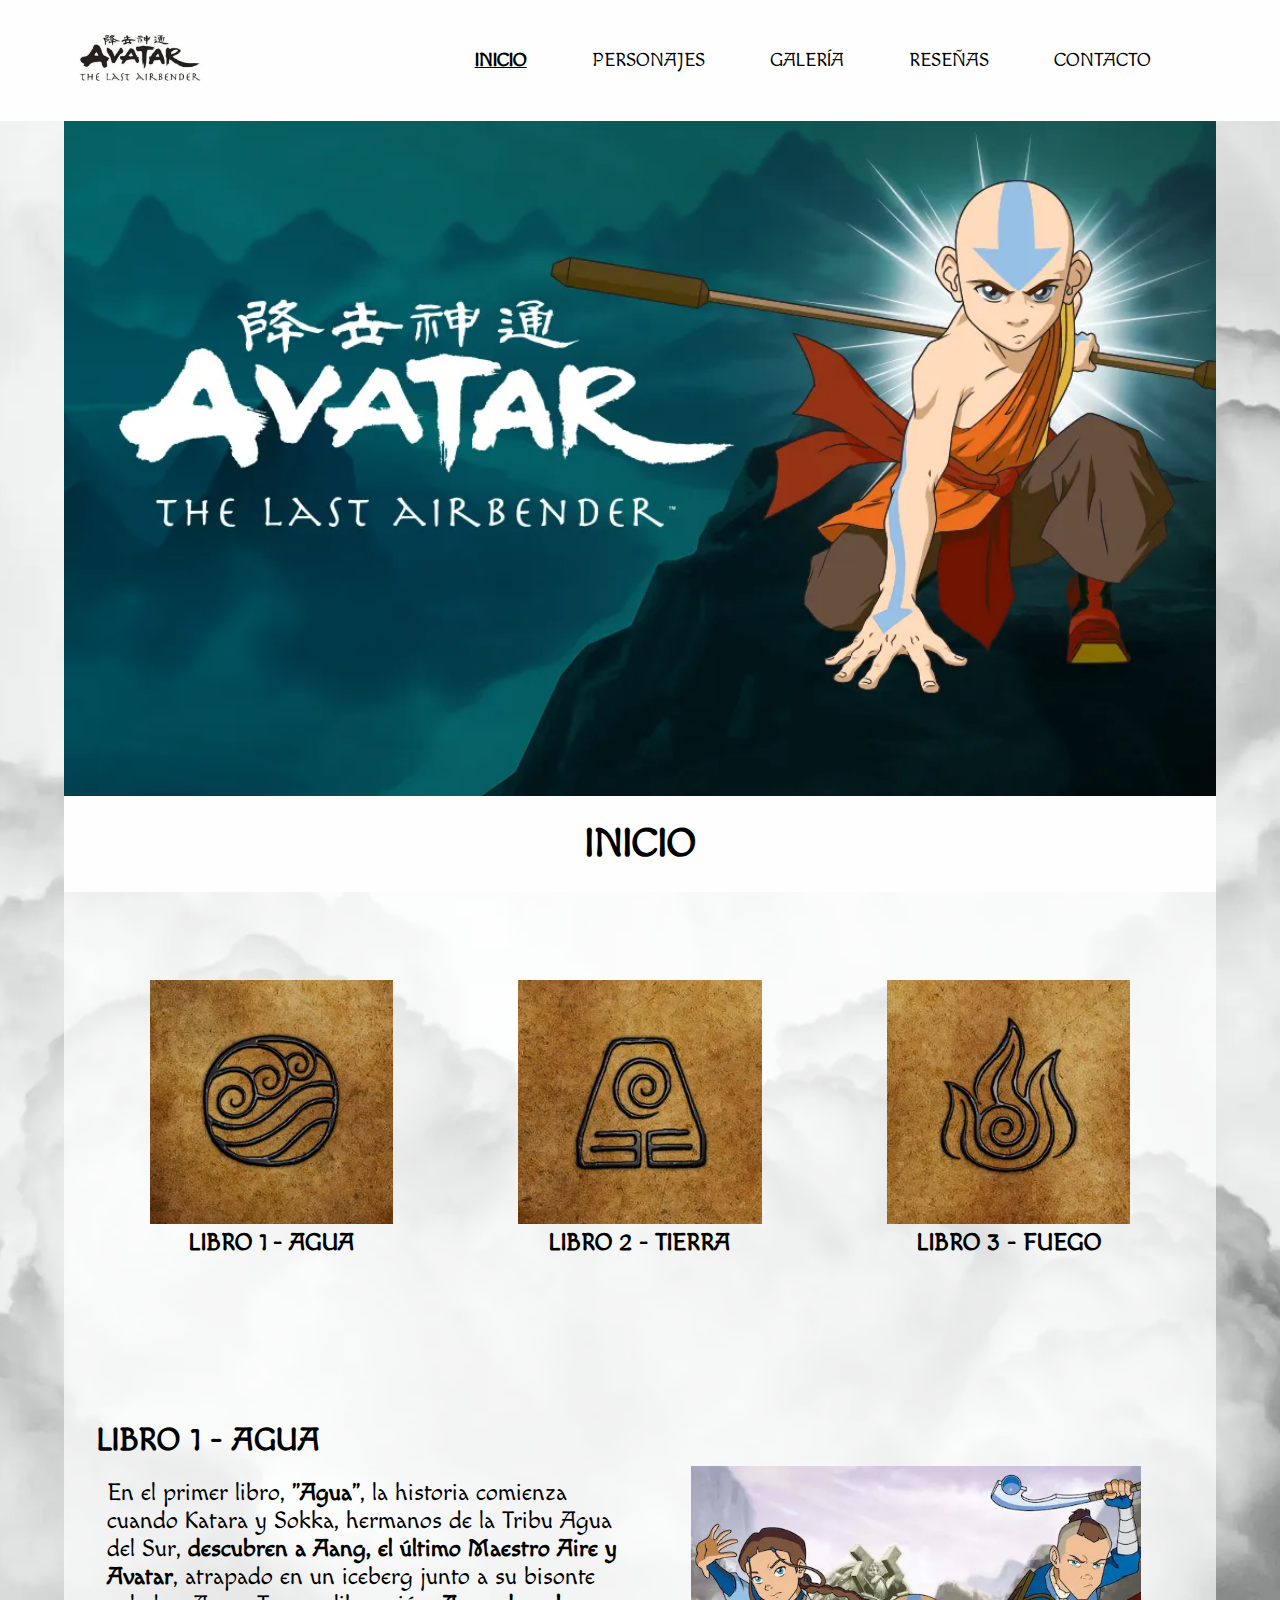
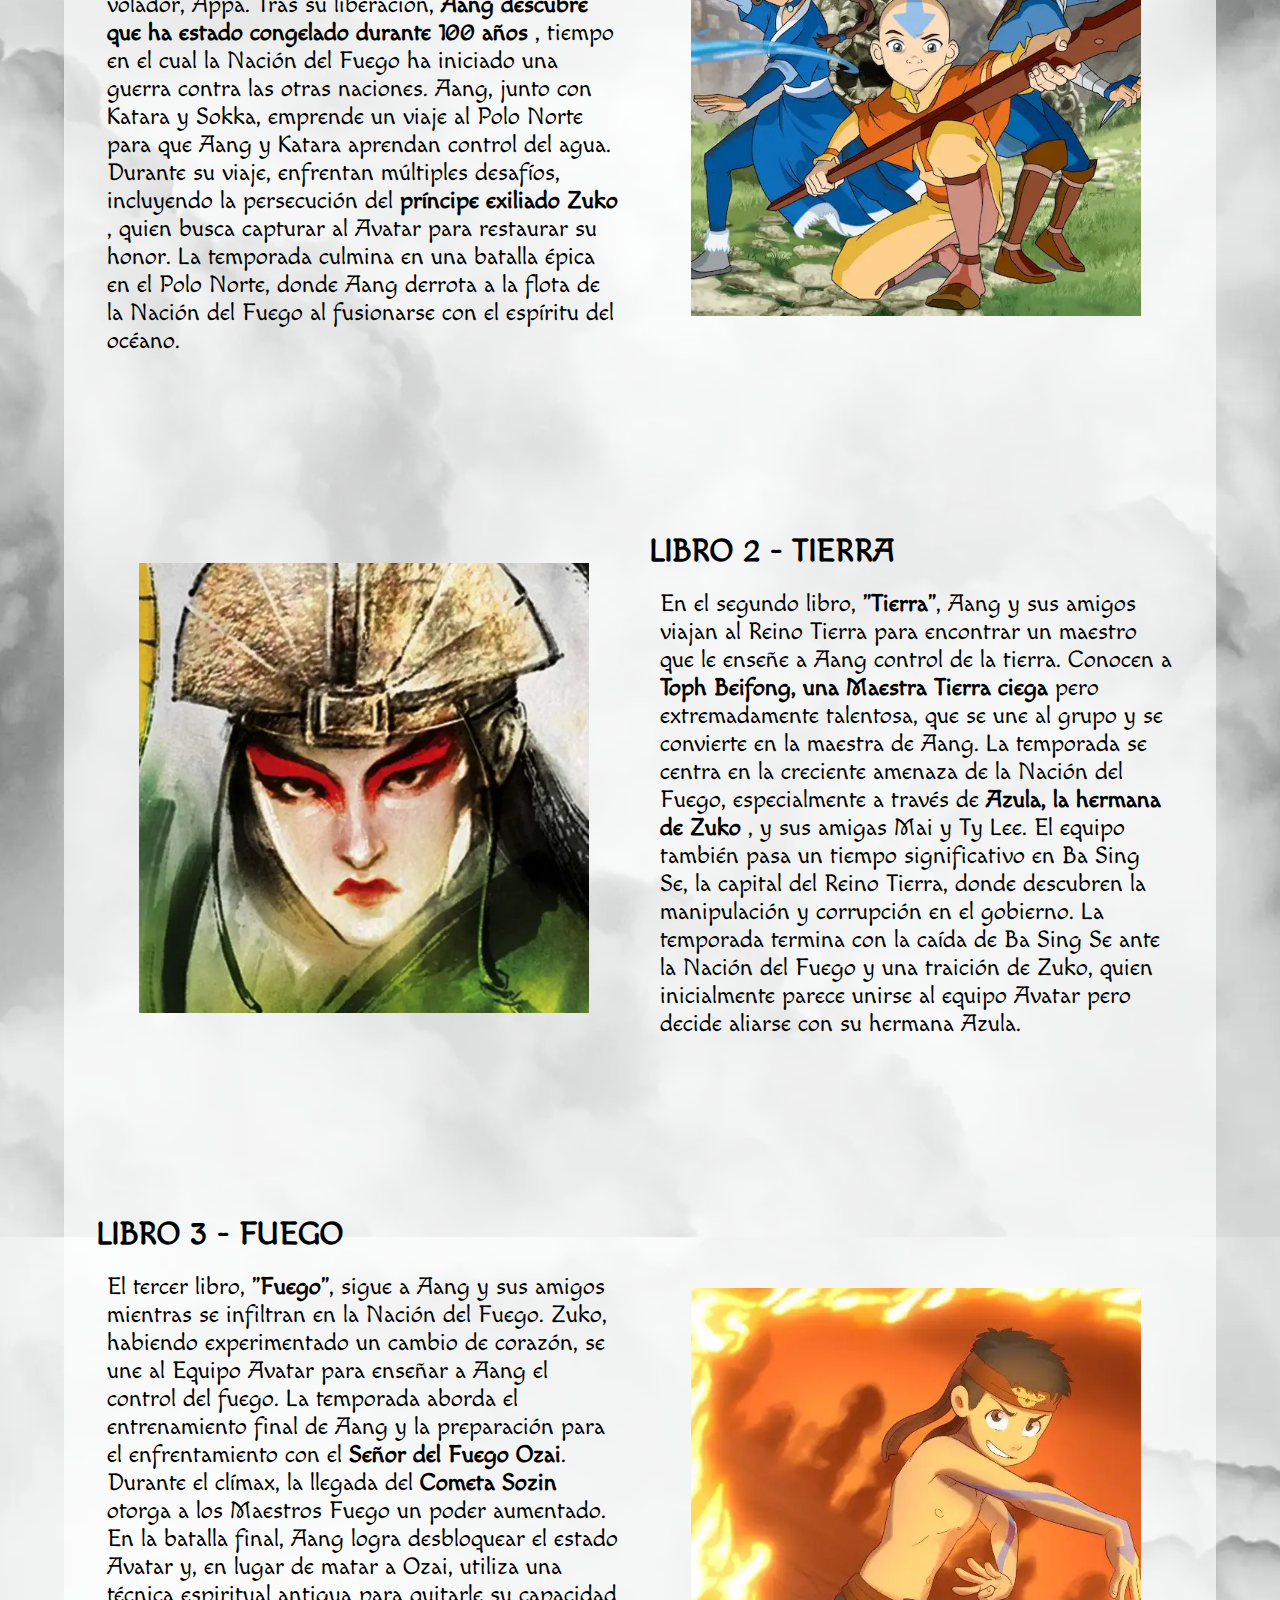
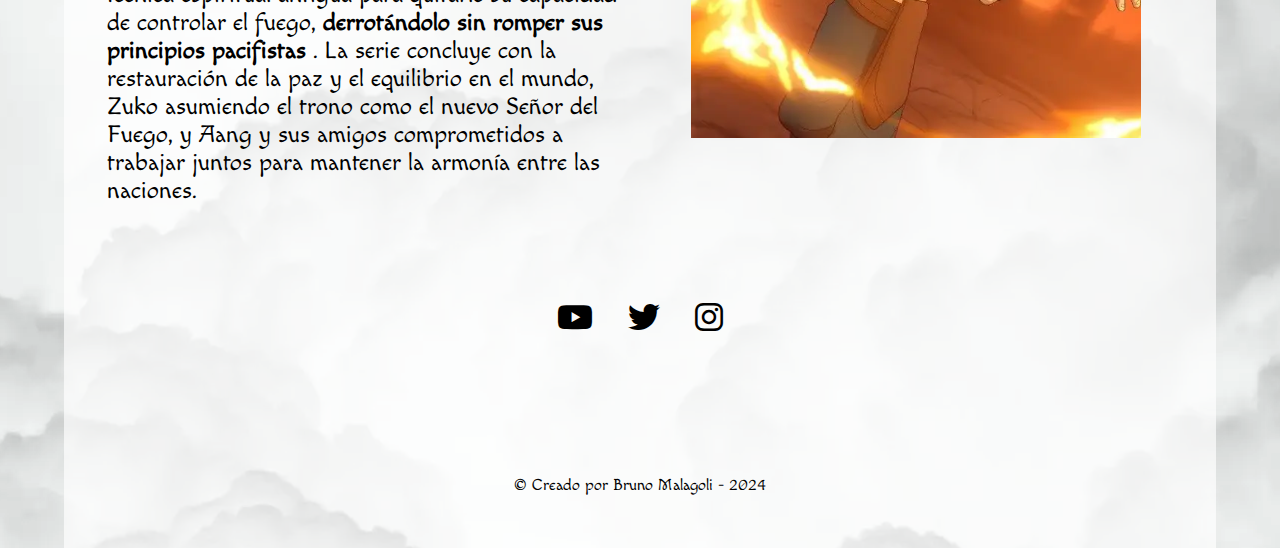
<file: index.html>
<!DOCTYPE html>
<html lang="es">
<head>
    <meta charset="UTF-8">
    <meta http-equiv="X-UA-Compatible" content="IE=edge">
    <meta name="viewport" content="width=device-width, initial-scale=1.0">
    <link href="https://fonts.googleapis.com/css2?family=Rubik&display=swap" rel="stylesheet">
    <link rel="preconnect" href="https://fonts.googleapis.com">
    <link rel="preconnect" href="https://fonts.gstatic.com" crossorigin>
    <link href="https://fonts.googleapis.com/css2?family=Macondo&display=swap" rel="stylesheet">
    <link rel="stylesheet" href="https://cdnjs.cloudflare.com/ajax/libs/font-awesome/6.1.1/css/all.min.css">
    <link rel="stylesheet" href="css/estilos.css">
    <title>Avatar - Página de inicio</title>
</head>
<body>
    <header>
        <div class="logo-container">
            <a href="index.html"><img src="images/logo.webp" width="auto" alt="Logo Avatar"></a>
        </div>
        <a href="javascript:void(0);" class="icon" onclick="myFunction()"><i class="fa fa-bars"></i></a>
        <nav id="menu_bar" class="">
            <ul>
                <li><a class="activeAnchor" href="index.html">Inicio</a></li>
                <li><a href="personajes.html">Personajes</a></li>
                <li><a href="galeria.html">Galería</a></li>
                <li><a href="resenas.html">Reseñas</a></li>
                <li><a href="contacto.html">Contacto</a></li>
            </ul>
        </nav>
    </header>
    <section>
        <article class="principal">
            <!-- Articulo para el banner -->
        </article>
        <h1>INICIO</h1>
        <article class="secundario">
            
            <div class="temporadasWrapper">
                <div>
                    <a href="#libro1">
                        <img src="images/elementoAgua.webp" alt="Portada Libro Agua">
                        <h4>Libro 1 - Agua</h4>
                    </a>
                </div>
                <div>
                    <a href="#libro2">
                        <img src="images/elementoTierra.webp" alt="Portada Libro Tierra">
                        <h4>Libro 2 - Tierra</h4>
                    </a>
                </div>
                <div>
                    <a href="#libro3">
                        <img src="images/elementoFuego.webp" alt="Portada Libro Fuego">
                        <h4>Libro 3 - Fuego</h4>
                    </a>
                </div>
            </div>
            <span id="libro1"></span>
        </article>
    </section>

    <section>
        <article class="temporadasDescWrapper">
            <div>
                <div>
                    <h4>Libro 1 - Agua</h4>
                    <p>En el primer libro, <b>"Agua"</b>, la historia comienza cuando Katara y Sokka, hermanos de la Tribu Agua del Sur, <b>descubren a Aang, el último Maestro Aire y Avatar</b>, atrapado en un iceberg junto a su bisonte volador, Appa. Tras su liberación, <b>Aang descubre que ha estado congelado durante 100 años</b>  , tiempo en el cual la Nación del Fuego ha iniciado una guerra contra las otras naciones.
                    Aang, junto con Katara y Sokka, emprende un viaje al Polo Norte para que Aang y Katara aprendan control del agua. Durante su viaje, enfrentan múltiples desafíos, incluyendo la persecución del <b>príncipe exiliado Zuko</b> , quien busca capturar al Avatar para restaurar su honor. La temporada culmina en una batalla épica en el Polo Norte, donde Aang derrota a la flota de la Nación del Fuego al fusionarse con el espíritu del océano.</p>
                </div>
                <div class="temporadaDescImg"><img src="./images/libro1min.webp" alt="Aang Katara y Sokka entrenando"></div>
            </div>
            <span id="libro2"></span>
        </article>
        <article class="temporadasDescWrapper">
            <div>
                <div class="temporadaDescImg"><img src="./images/libro2min.webp" alt="Avatar Kyoshi posando"></div>
                <div>

                    <h4>Libro 2 - Tierra</h4>
                    <p>En el segundo libro, <b>"Tierra"</b>, Aang y sus amigos viajan al Reino Tierra para encontrar un maestro que le enseñe a Aang control de la tierra. Conocen a <b>Toph Beifong, una Maestra Tierra ciega</b> pero extremadamente talentosa, que se une al grupo y se convierte en la maestra de Aang.
                    La temporada se centra en la creciente amenaza de la Nación del Fuego, especialmente a través de <b>Azula, la hermana de Zuko</b> , y sus amigas Mai y Ty Lee. El equipo también pasa un tiempo significativo en Ba Sing Se, la capital del Reino Tierra, donde descubren la manipulación y corrupción en el gobierno. La temporada termina con la caída de Ba Sing Se ante la Nación del Fuego y una traición de Zuko, quien inicialmente parece unirse al equipo Avatar pero decide aliarse con su hermana Azula.</p>
                </div>
            </div>
            <span id="libro3"></span>
        </article>
        <article class="temporadasDescWrapper">
            <div>
                <div>
                    <h4 >Libro 3 - Fuego</h4>
                    <p>El tercer libro, <b>"Fuego"</b>, sigue a Aang y sus amigos mientras se infiltran en la Nación del Fuego. Zuko, habiendo experimentado un cambio de corazón, se une al Equipo Avatar para enseñar a Aang el control del fuego.
                        La temporada aborda el entrenamiento final de Aang y la preparación para el enfrentamiento con el <b>Señor del Fuego Ozai</b>. Durante el clímax, la llegada del <b>Cometa Sozin</b> otorga a los Maestros Fuego un poder aumentado. En la batalla final, Aang logra desbloquear el estado Avatar y, en lugar de matar a Ozai, utiliza una técnica espiritual antigua para quitarle su capacidad de controlar el fuego, <b>derrotándolo sin romper sus principios pacifistas</b> .
                        La serie concluye con la restauración de la paz y el equilibrio en el mundo, Zuko asumiendo el trono como el nuevo Señor del Fuego, y Aang y sus amigos comprometidos a trabajar juntos para mantener la armonía entre las naciones.</p>
                </div>
                <div class="temporadaDescImg"><img src="./images/libro3min.webp" alt="Aang firebending"></div>
            </div>
        </article> 
    </section>

    <footer>
        <a target="_blank" href="https://www.youtube.com/watch?v=SZU_yEV5byc&list=PLSspY6TXFNPRKEaAi231F7085KQC9d9Jx&ab_channel=Avatar%3ALaLeyendadeAang"><i class="fa-brands fa-youtube"></i></a>
        <a target="_blank" href="https://www.instagram.com/avatarthelastairbender/"><i class="fa-brands fa-twitter"></i></a>
        <a target="_blank" href="https://x.com/AvatarAangNews"><i class="fa-brands fa-instagram"></i></a>
        <span>&copy; Creado por Bruno Malagoli - 2024</span>
    </footer>
    <script type="text/javascript">
        function myFunction() {
          var x = document.getElementById("menu_bar");
          if (x.className === "") {
            x.className += " responsive";
          } else {
            x.className = "";
          }
        }
    </script>
</body>
</html>
</file>
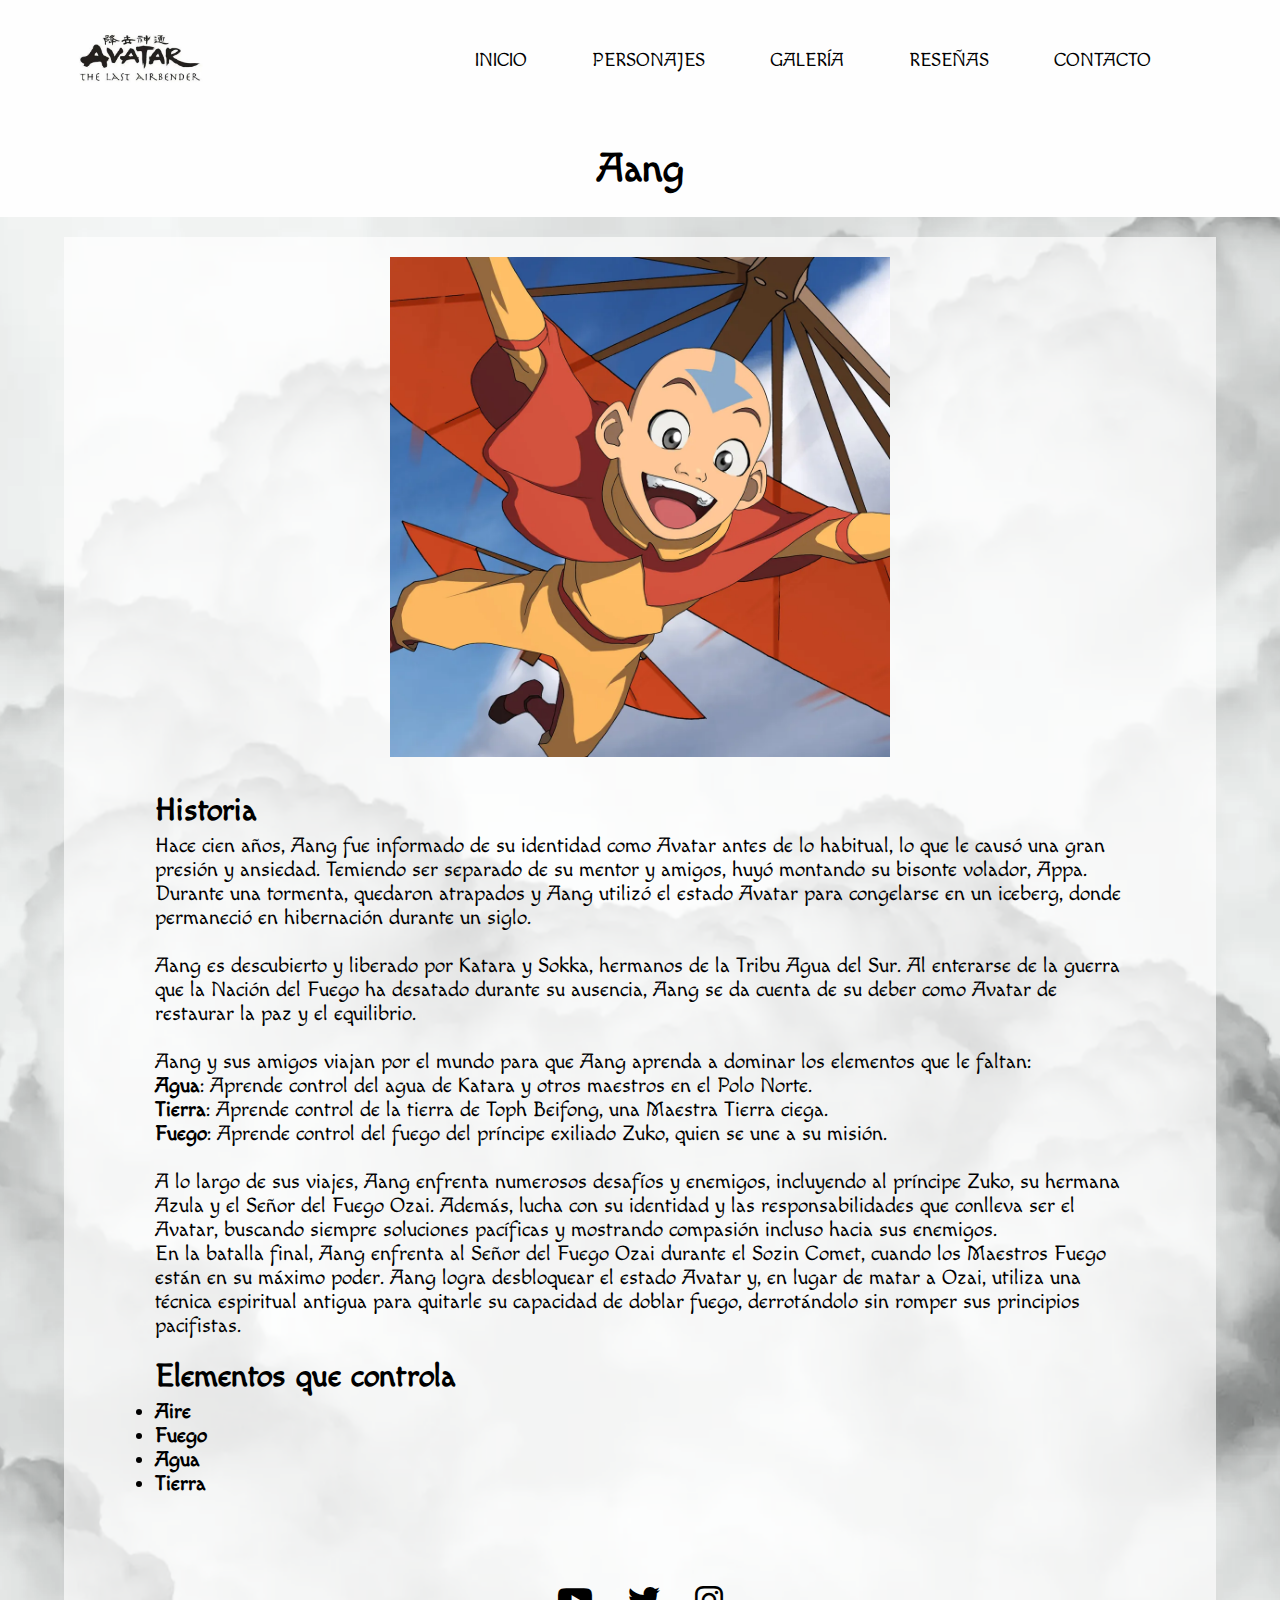
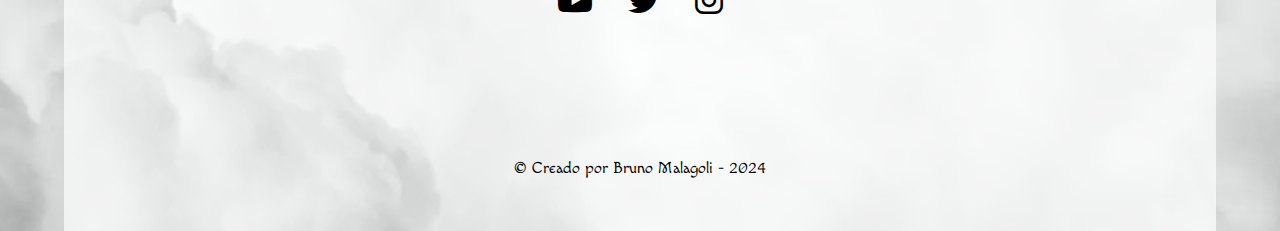
<file: aang.html>
<!DOCTYPE html>
<html lang="es">
<head>
    <meta charset="UTF-8">
    <meta http-equiv="X-UA-Compatible" content="IE=edge">
    <meta name="viewport" content="width=device-width, initial-scale=1.0">
    <link href="https://fonts.googleapis.com/css2?family=Rubik&display=swap" rel="stylesheet">
    <link rel="preconnect" href="https://fonts.googleapis.com">
    <link rel="preconnect" href="https://fonts.gstatic.com" crossorigin>
    <link href="https://fonts.googleapis.com/css2?family=Macondo&display=swap" rel="stylesheet">
    <link rel="stylesheet" href="https://cdnjs.cloudflare.com/ajax/libs/font-awesome/6.1.1/css/all.min.css">
    <link rel="stylesheet" href="css/estilos.css">
    <title>Avatar - Aang</title>
</head>
<body>
    <header>
        <div class="logo-container">
            <a href="index.html"><img src="images/logo.webp" width="auto" alt="Logo Avatar"></a>
        </div>
        <a href="javascript:void(0);" class="icon" onclick="myFunction()"><i class="fa fa-bars"></i></a>
        <nav id="menu_bar" class="">
            <ul>
                <li><a href="index.html">Inicio</a></li>
                <li><a href="personajes.html">Personajes</a></li>
                <li><a href="galeria.html">Galería</a></li>
                <li><a href="resenas.html">Reseñas</a></li>
                <li><a href="contacto.html">Contacto</a></li>
            </ul>
        </nav>
    </header>
    <h1>Aang</h1>
    <section class="principal-pjdesc">
        <article>
            <div>
                <img src="./images/personajes/avatar_aang.webp" height="500px" width="500px" alt="Avatar Aang">
            </div>
            <div>
                <h3>Historia</h3>
                <p>Hace cien años, Aang fue informado de su identidad como Avatar antes de lo habitual, lo que le causó una gran presión y ansiedad. Temiendo ser separado de su mentor y amigos, huyó montando su bisonte volador, Appa. 
                    Durante una tormenta, quedaron atrapados y Aang utilizó el estado Avatar para congelarse en un iceberg, donde permaneció en hibernación durante un siglo.
                    <br>
                    <br>
                    Aang es descubierto y liberado por Katara y Sokka, hermanos de la Tribu Agua del Sur. Al enterarse de la guerra que la Nación del Fuego ha desatado durante su ausencia, Aang se da cuenta de su deber como Avatar de restaurar la paz y el equilibrio.
                    <br>
                    <br>
                    Aang y sus amigos viajan por el mundo para que Aang aprenda a dominar los elementos que le faltan: 
                    <br>

                    <b>Agua</b>: Aprende control del agua de Katara y otros maestros en el Polo Norte. <br>
                    <b>Tierra</b>: Aprende control de la tierra de Toph Beifong, una Maestra Tierra ciega. <br>
                    <b>Fuego</b>: Aprende control del fuego del príncipe exiliado Zuko, quien se une a su misión. 
                    <br><br>
                    A lo largo de sus viajes, Aang enfrenta numerosos desafíos y enemigos, incluyendo al príncipe Zuko, su hermana Azula y el Señor del Fuego Ozai. Además, lucha con su identidad y las responsabilidades que conlleva ser el Avatar, buscando siempre soluciones pacíficas y mostrando compasión incluso hacia sus enemigos. <br>
                    En la batalla final, Aang enfrenta al Señor del Fuego Ozai durante el Sozin Comet, cuando los Maestros Fuego están en su máximo poder. Aang logra desbloquear el estado Avatar y, en lugar de matar a Ozai, utiliza una técnica espiritual antigua para quitarle su capacidad de doblar fuego, derrotándolo sin romper sus principios pacifistas.
                </p>
                <h3>Elementos que controla</h3>
                <ul>
                    <li><b>Aire</b></li>
                    <li><b>Fuego</b></li>
                    <li><b>Agua</b></li>
                    <li><b>Tierra</b></li>
                </ul>
            </div>
        </article>
    </section>
    <footer>
        <a target="_blank" href="https://www.youtube.com/watch?v=SZU_yEV5byc&list=PLSspY6TXFNPRKEaAi231F7085KQC9d9Jx&ab_channel=Avatar%3ALaLeyendadeAang"><i class="fa-brands fa-youtube"></i></a>
        <a target="_blank" href="https://www.instagram.com/avatarthelastairbender/"><i class="fa-brands fa-twitter"></i></a>
        <a target="_blank" href="https://x.com/AvatarAangNews"><i class="fa-brands fa-instagram"></i></a>
        <span>&copy; Creado por Bruno Malagoli - 2024</span>
    </footer>
    <script type="text/javascript">
        function myFunction() {
          var x = document.getElementById("menu_bar");
          if (x.className === "") {
            x.className += " responsive";
          } else {
            x.className = "";
          }
        }
    </script>
    <script src="js/lightbox-plus-jquery.min.js"></script>
</body>
</html>
</file>
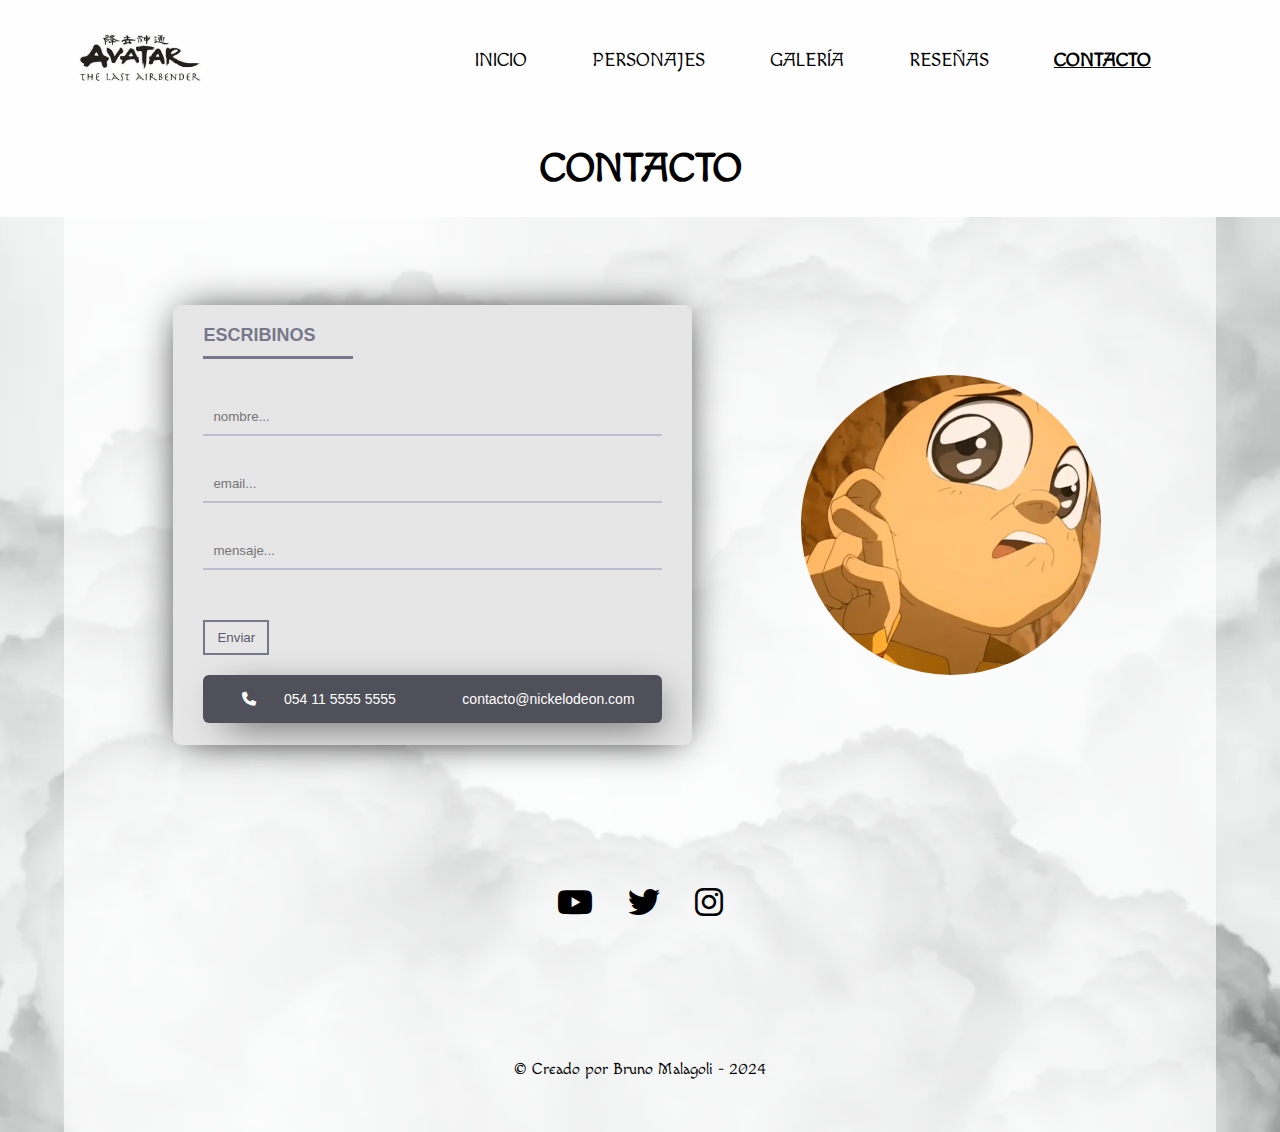
<file: contacto.html>
<!DOCTYPE html>
<html lang="es">
<head>
    <meta charset="UTF-8">
    <meta http-equiv="X-UA-Compatible" content="IE=edge">
    <meta name="viewport" content="width=device-width, initial-scale=1.0">
    <link href="https://fonts.googleapis.com/css2?family=Rubik&display=swap" rel="stylesheet">
    <link rel="preconnect" href="https://fonts.googleapis.com">
    <link rel="preconnect" href="https://fonts.gstatic.com" crossorigin>
    <link href="https://fonts.googleapis.com/css2?family=Macondo&display=swap" rel="stylesheet">
    <link rel="stylesheet" href="https://cdnjs.cloudflare.com/ajax/libs/font-awesome/6.1.1/css/all.min.css">
    <link rel="stylesheet" href="css/estilos.css">
    <link href="css/lightbox.css" rel="stylesheet" />
    <title>Avatar - Contacto</title>
</head>
<body>
    <header>
        <div class="logo-container">
            <a href="index.html"><img src="images/logo.webp" width="auto" alt="Logo Avatar"></a>
        </div>
        <a href="javascript:void(0);" class="icon" onclick="myFunction()"><i class="fa fa-bars"></i></a>
        <nav id="menu_bar" class="">
            <ul>
                <li><a href="index.html">Inicio</a></li>
                <li><a href="personajes.html">Personajes</a></li>
                <li><a href="galeria.html">Galería</a></li>
                <li><a href="resenas.html">Reseñas</a></li>
                <li><a class="activeAnchor" href="contacto.html">Contacto</a></li>
            </ul>
        </nav>
    </header>
    <h1>CONTACTO</h1>
    <section>
            <article class="form-container">
                <form class="form">
                    <h3 class="contacto">ESCRIBINOS</h3>
                    <input placeholder="nombre..."></input>
                    <input placeholder="email..."></input>
                    <input placeholder="mensaje..."></input>
                    <button>Enviar</button>
                    <div class="pie_contacto">
                        <span class="fa fa-phone"></span> 054 11 5555 5555
                        <span class="fa fa-envelope-o"></span> contacto@nickelodeon.com
                    </div>
                </form>
                <div>
                    <img src="./images/imagen-contacto.webp" height="300px" width="300px" alt="Aang apuntando">
                </div>
        </article>
    </section>
    <footer>
        <a target="_blank" href="https://www.youtube.com/watch?v=SZU_yEV5byc&list=PLSspY6TXFNPRKEaAi231F7085KQC9d9Jx&ab_channel=Avatar%3ALaLeyendadeAang"><i class="fa-brands fa-youtube"></i></a>
        <a target="_blank" href="https://www.instagram.com/avatarthelastairbender/"><i class="fa-brands fa-twitter"></i></a>
        <a target="_blank" href="https://x.com/AvatarAangNews"><i class="fa-brands fa-instagram"></i></a>
        <span>&copy; Creado por Bruno Malagoli - 2024</span>
    </footer>
    <script type="text/javascript">
        function myFunction() {
          var x = document.getElementById("menu_bar");
          if (x.className === "") {
            x.className += " responsive";
          } else {
            x.className = "";
          }
        }
    </script>
    <script src="js/lightbox-plus-jquery.min.js"></script>
</body>
</html>
</file>
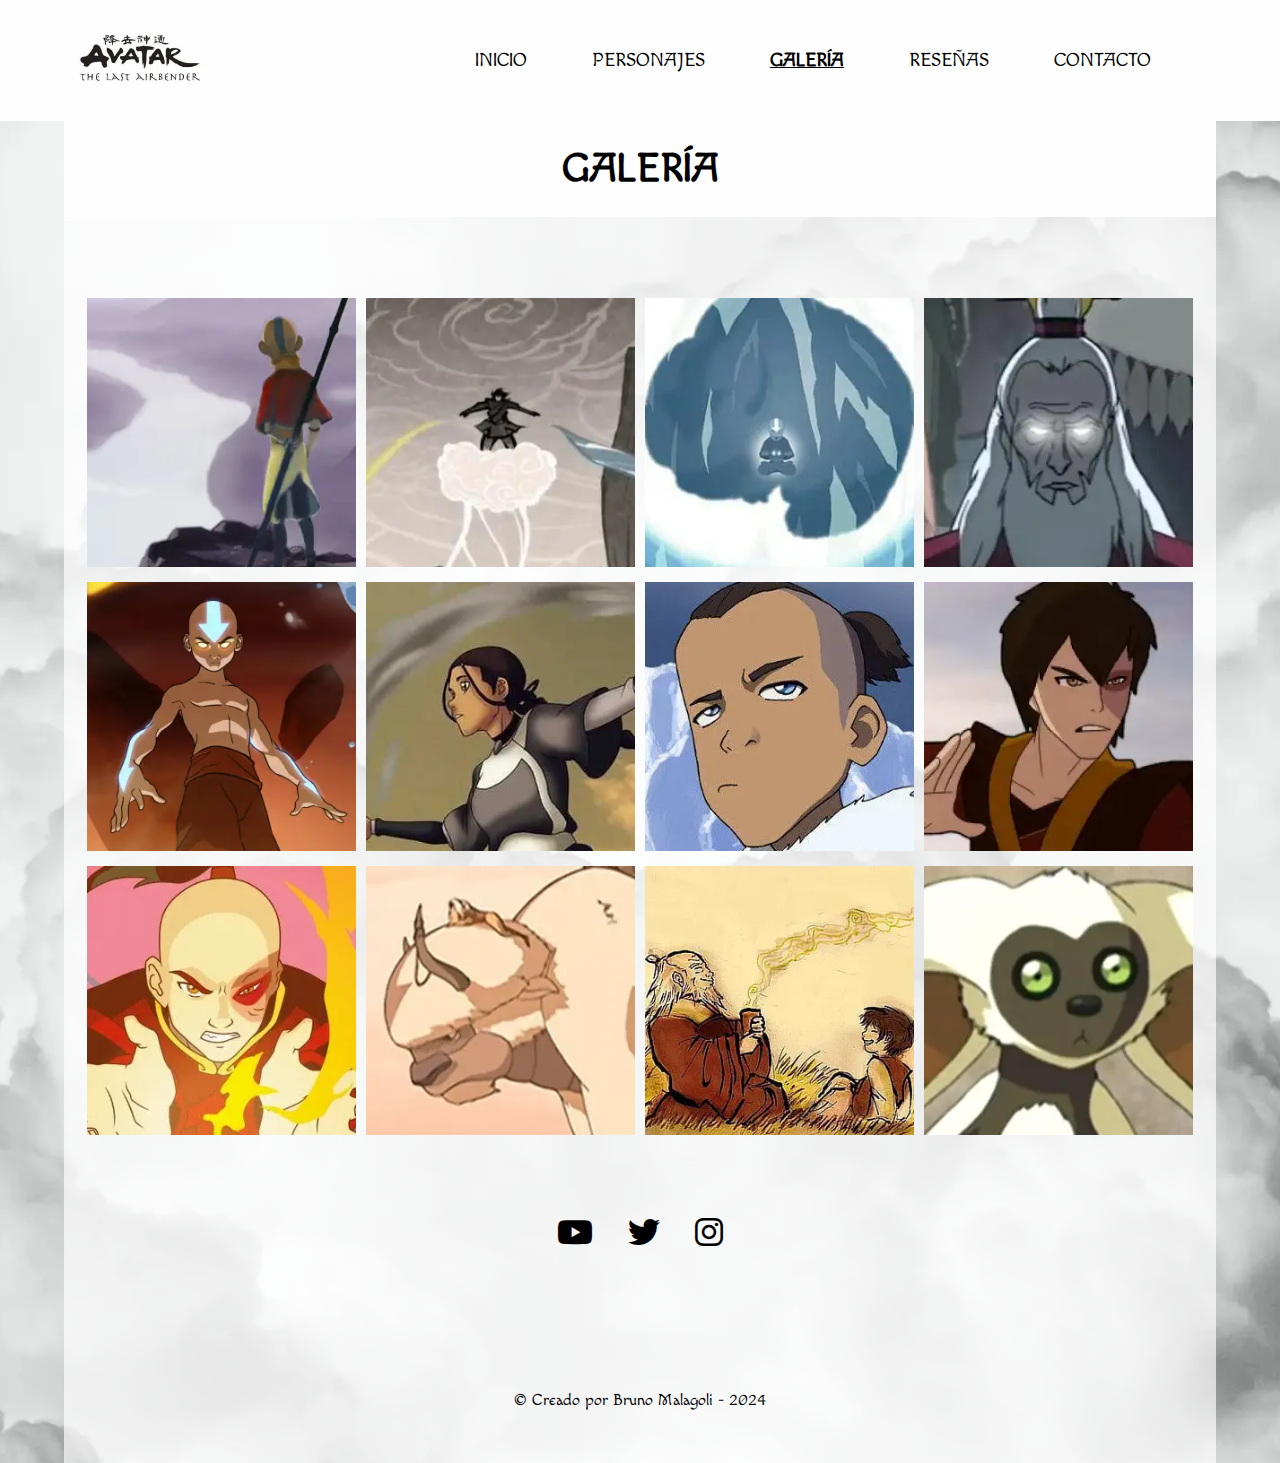
<file: galeria.html>
<!DOCTYPE html>
<html lang="es">
<head>
    <meta charset="UTF-8">
    <meta http-equiv="X-UA-Compatible" content="IE=edge">
    <meta name="viewport" content="width=device-width, initial-scale=1.0">
    <link href="https://fonts.googleapis.com/css2?family=Rubik&display=swap" rel="stylesheet">
    <link rel="preconnect" href="https://fonts.googleapis.com">
    <link rel="preconnect" href="https://fonts.gstatic.com" crossorigin>
    <link href="https://fonts.googleapis.com/css2?family=Macondo&display=swap" rel="stylesheet">
    <link rel="stylesheet" href="https://cdnjs.cloudflare.com/ajax/libs/font-awesome/6.1.1/css/all.min.css">
    <link rel="stylesheet" href="css/estilos.css">
    <link href="css/lightbox.css" rel="stylesheet" />
    <title>Avatar - Galeria</title>
</head>
<body>
    <header>
        <div class="logo-container">
            <a href="index.html"><img src="images/logo.webp" width="auto" alt="Logo Avatar"></a>
        </div>
        <a href="javascript:void(0);" class="icon" onclick="myFunction()"><i class="fa fa-bars"></i></a>
        <nav id="menu_bar" class="">
            <ul>
                <li><a href="index.html">Inicio</a></li>
                <li><a href="personajes.html">Personajes</a></li>
                <li><a class="activeAnchor" href="galeria.html">Galería</a></li>
                <li><a href="resenas.html">Reseñas</a></li>
                <li><a href="contacto.html">Contacto</a></li>
            </ul>
        </nav>
    </header>
    <section>
        <h1>GALERÍA</h1>
        <article class="secundario">
            <div id="galeriaWrapper">
                <a class="example-image-link" href="images/galeria/aangValleBig.jpg" data-lightbox="Aang" data-title="Aang en el templo del sur"><img class="example-image" src="images/galeria/aangValleMin.webp" alt="Aang en el templo del sur"/></a>
                <a class="example-image-link" href="images/galeria/firstAvatarBig.webp" data-lightbox="Aang" data-title="Cuadro de la leyenda del primer avatar"><img class="example-image" src="images/galeria/firstAvatarMin.webp" alt="Cuadro de la leyenda del primer avatar"/></a>
                <a class="example-image-link" href="images/galeria/aangIcebergBig.webp" data-lightbox="Aang" data-title="Aang atrapado en el iceberg"><img class="example-image" src="images/galeria/aangIcebergMin.webp" alt="Aang atrapado en el iceberg"/></a>
                <a class="example-image-link" href="images/galeria/allAvatarsBig.jpg" data-lightbox="Aang" data-title="Aang atrapado en el iceberg"><img class="example-image" src="images/galeria/allAvatarsMin.webp" alt="Aang atrapado en el iceberg"/></a>
                <a class="example-image-link" href="images/galeria/aangAvatarBig.jpg" data-lightbox="Aang" data-title="Aang estado avatar"><img class="example-image" src="images/galeria/aangAvatarMin.webp" alt="Aang estado avatar"/></a>
                <a class="example-image-link" href="images/galeria/teamAavatarBig.jpg" data-lightbox="Aang" data-title="Team avatar"><img class="example-image" src="images/galeria/teamAavatarMin.webp" alt="Team avatar"/></a>
                <a class="example-image-link" href="images/galeria/kataraYsokkaBig.webp" data-lightbox="Aang" data-title="Katara y Sokka en la tribu del agua sur"><img class="example-image" src="images/galeria/kataraYsokkaMin.webp" alt="Katara y Sokka en la tribu del agua sur"/></a>
                <a class="example-image-link" href="images/galeria/aangYzukoBig.webp" data-lightbox="Aang" data-title="Aang y Zuko entrenando"><img class="example-image" src="images/galeria/aangYzukoMin.webp" alt="Aang y Zuko entrenando"/></a>
                <a class="example-image-link" href="images/galeria/zukoFireBig.webp" data-lightbox="Aang" data-title="Zuko maestro del fuego"><img class="example-image" src="images/galeria/zukoFireMin.webp" alt="Zuko maestro del fugo"/></a>
                <a class="example-image-link" href="images/galeria/appaBig.webp" data-lightbox="Aang" data-title="Appa volando con el team avatar"><img class="example-image" src="images/galeria/appaMin.webp" alt="Appa volando con el team avatar"/></a>
                <a class="example-image-link" href="images/galeria/irohBig.jpg" data-lightbox="Aang" data-title="Iroh tomando té con Zuko"><img class="example-image" src="images/galeria/irohMin.webp" alt="Iroh tomando té con Zuko"/></a>
                <a class="example-image-link" href="images/galeria/momoBig.webp" data-lightbox="Aang" data-title="Momo"><img class="example-image" src="images/galeria/momoMin.webp" alt="Momo"/></a>
            </div>
        </article>
    </section>
    <footer>
        <a target="_blank" href="https://www.youtube.com/watch?v=SZU_yEV5byc&list=PLSspY6TXFNPRKEaAi231F7085KQC9d9Jx&ab_channel=Avatar%3ALaLeyendadeAang"><i class="fa-brands fa-youtube"></i></a>
        <a target="_blank" href="https://www.instagram.com/avatarthelastairbender/"><i class="fa-brands fa-twitter"></i></a>
        <a target="_blank" href="https://x.com/AvatarAangNews"><i class="fa-brands fa-instagram"></i></a>
        <span>&copy; Creado por Bruno Malagoli - 2024</span>
    </footer>
    <script type="text/javascript">
        function myFunction() {
          var x = document.getElementById("menu_bar");
          if (x.className === "") {
            x.className += " responsive";
          } else {
            x.className = "";
          }
        }
    </script>
    <script src="js/lightbox-plus-jquery.min.js"></script>
</body>
</html>
</file>
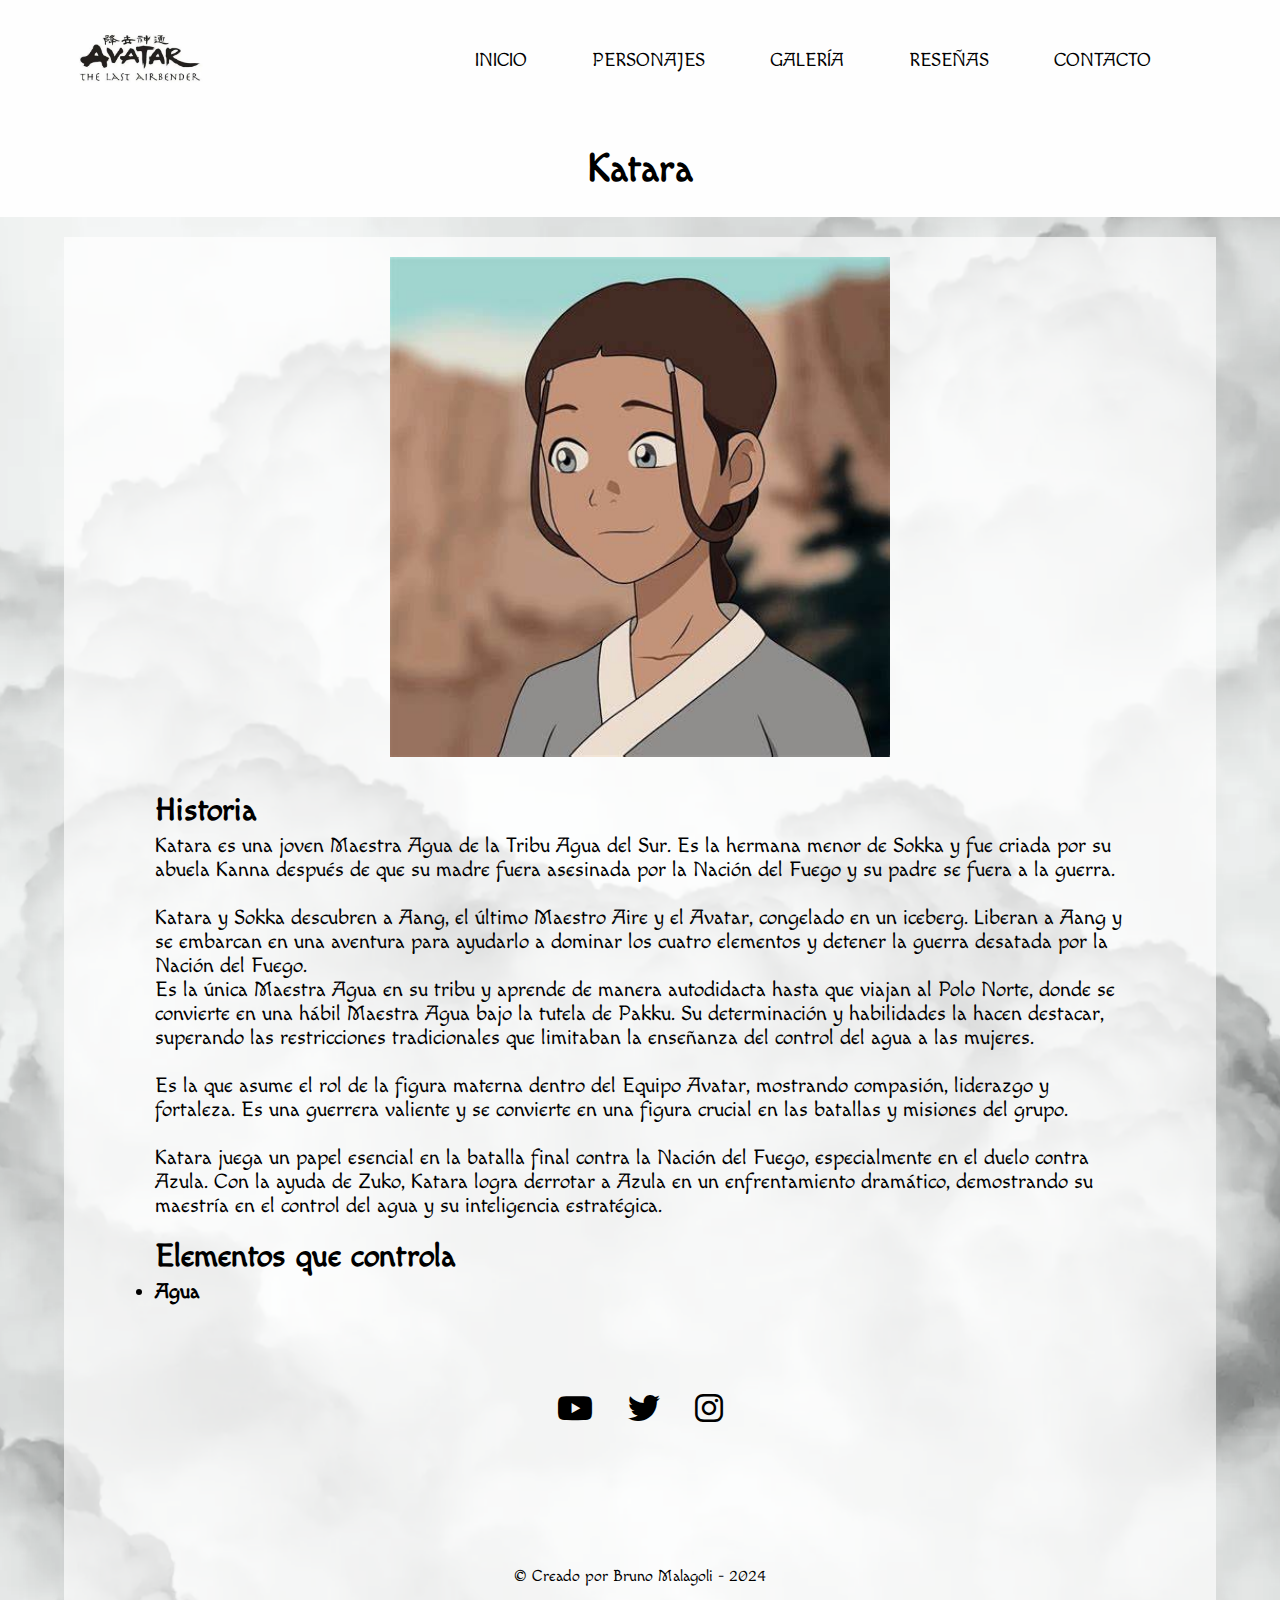
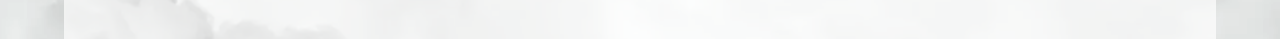
<file: katara.html>
<!DOCTYPE html>
<html lang="es">
<head>
    <meta charset="UTF-8">
    <meta http-equiv="X-UA-Compatible" content="IE=edge">
    <meta name="viewport" content="width=device-width, initial-scale=1.0">
    <link href="https://fonts.googleapis.com/css2?family=Rubik&display=swap" rel="stylesheet">
    <link rel="preconnect" href="https://fonts.googleapis.com">
    <link rel="preconnect" href="https://fonts.gstatic.com" crossorigin>
    <link href="https://fonts.googleapis.com/css2?family=Macondo&display=swap" rel="stylesheet">
    <link rel="stylesheet" href="https://cdnjs.cloudflare.com/ajax/libs/font-awesome/6.1.1/css/all.min.css">
    <link rel="stylesheet" href="css/estilos.css">
    <title>Avatar - Katara</title>
</head>
<body>
    <header>
        <div class="logo-container">
            <a href="index.html"><img src="images/logo.webp" width="auto" alt="Logo Avatar"></a>
        </div>
        <a href="javascript:void(0);" class="icon" onclick="myFunction()"><i class="fa fa-bars"></i></a>
        <nav id="menu_bar" class="">
            <ul>
                <li><a href="index.html">Inicio</a></li>
                <li><a href="personajes.html">Personajes</a></li>
                <li><a href="galeria.html">Galería</a></li>
                <li><a href="resenas.html">Reseñas</a></li>
                <li><a href="contacto.html">Contacto</a></li>
            </ul>
        </nav>
    </header>
    <h1>Katara</h1>
    <section class="principal-pjdesc">
        <article>
            <div>
                <img src="./images/personajes/katara-card.jpg" height="500px" width="500px" alt="Principe Zuko">
            </div>
            <div>
                <h3>Historia</h3>
                <p>Katara es una joven Maestra Agua de la Tribu Agua del Sur. Es la hermana menor de Sokka y fue criada por su abuela Kanna después de que su madre fuera asesinada por la Nación del Fuego y su padre se fuera a la guerra.
                    <br><br>
                    Katara y Sokka descubren a Aang, el último Maestro Aire y el Avatar, congelado en un iceberg. Liberan a Aang y se embarcan en una aventura para ayudarlo a dominar los cuatro elementos y detener la guerra desatada por la Nación del Fuego.
                    <br>
                    Es la única Maestra Agua en su tribu y aprende de manera autodidacta hasta que viajan al Polo Norte, donde se convierte en una hábil Maestra Agua bajo la tutela de Pakku. Su determinación y habilidades la hacen destacar, superando las restricciones tradicionales que limitaban la enseñanza del control del agua a las mujeres.
                    <br><br>
                    Es la que asume el rol de la figura materna dentro del Equipo Avatar, mostrando compasión, liderazgo y fortaleza. Es una guerrera valiente y se convierte en una figura crucial en las batallas y misiones del grupo.
                    <br><br>
                    Katara juega un papel esencial en la batalla final contra la Nación del Fuego, especialmente en el duelo contra Azula. Con la ayuda de Zuko, Katara logra derrotar a Azula en un enfrentamiento dramático, demostrando su maestría en el control del agua y su inteligencia estratégica.
                </p>
                <h3>Elementos que controla</h3>
                <ul>
                    <li><b>Agua</b></li>
                </ul>
            </div>
        </article>
    </section>
    <footer>
        <a target="_blank" href="https://www.youtube.com/watch?v=SZU_yEV5byc&list=PLSspY6TXFNPRKEaAi231F7085KQC9d9Jx&ab_channel=Avatar%3ALaLeyendadeAang"><i class="fa-brands fa-youtube"></i></a>
        <a target="_blank" href="https://www.instagram.com/avatarthelastairbender/"><i class="fa-brands fa-twitter"></i></a>
        <a target="_blank" href="https://x.com/AvatarAangNews"><i class="fa-brands fa-instagram"></i></a>
        <span>&copy; Creado por Bruno Malagoli - 2024</span>
    </footer>
    <script type="text/javascript">
        function myFunction() {
          var x = document.getElementById("menu_bar");
          if (x.className === "") {
            x.className += " responsive";
          } else {
            x.className = "";
          }
        }
    </script>
    <script src="js/lightbox-plus-jquery.min.js"></script>
</body>
</html>
</file>
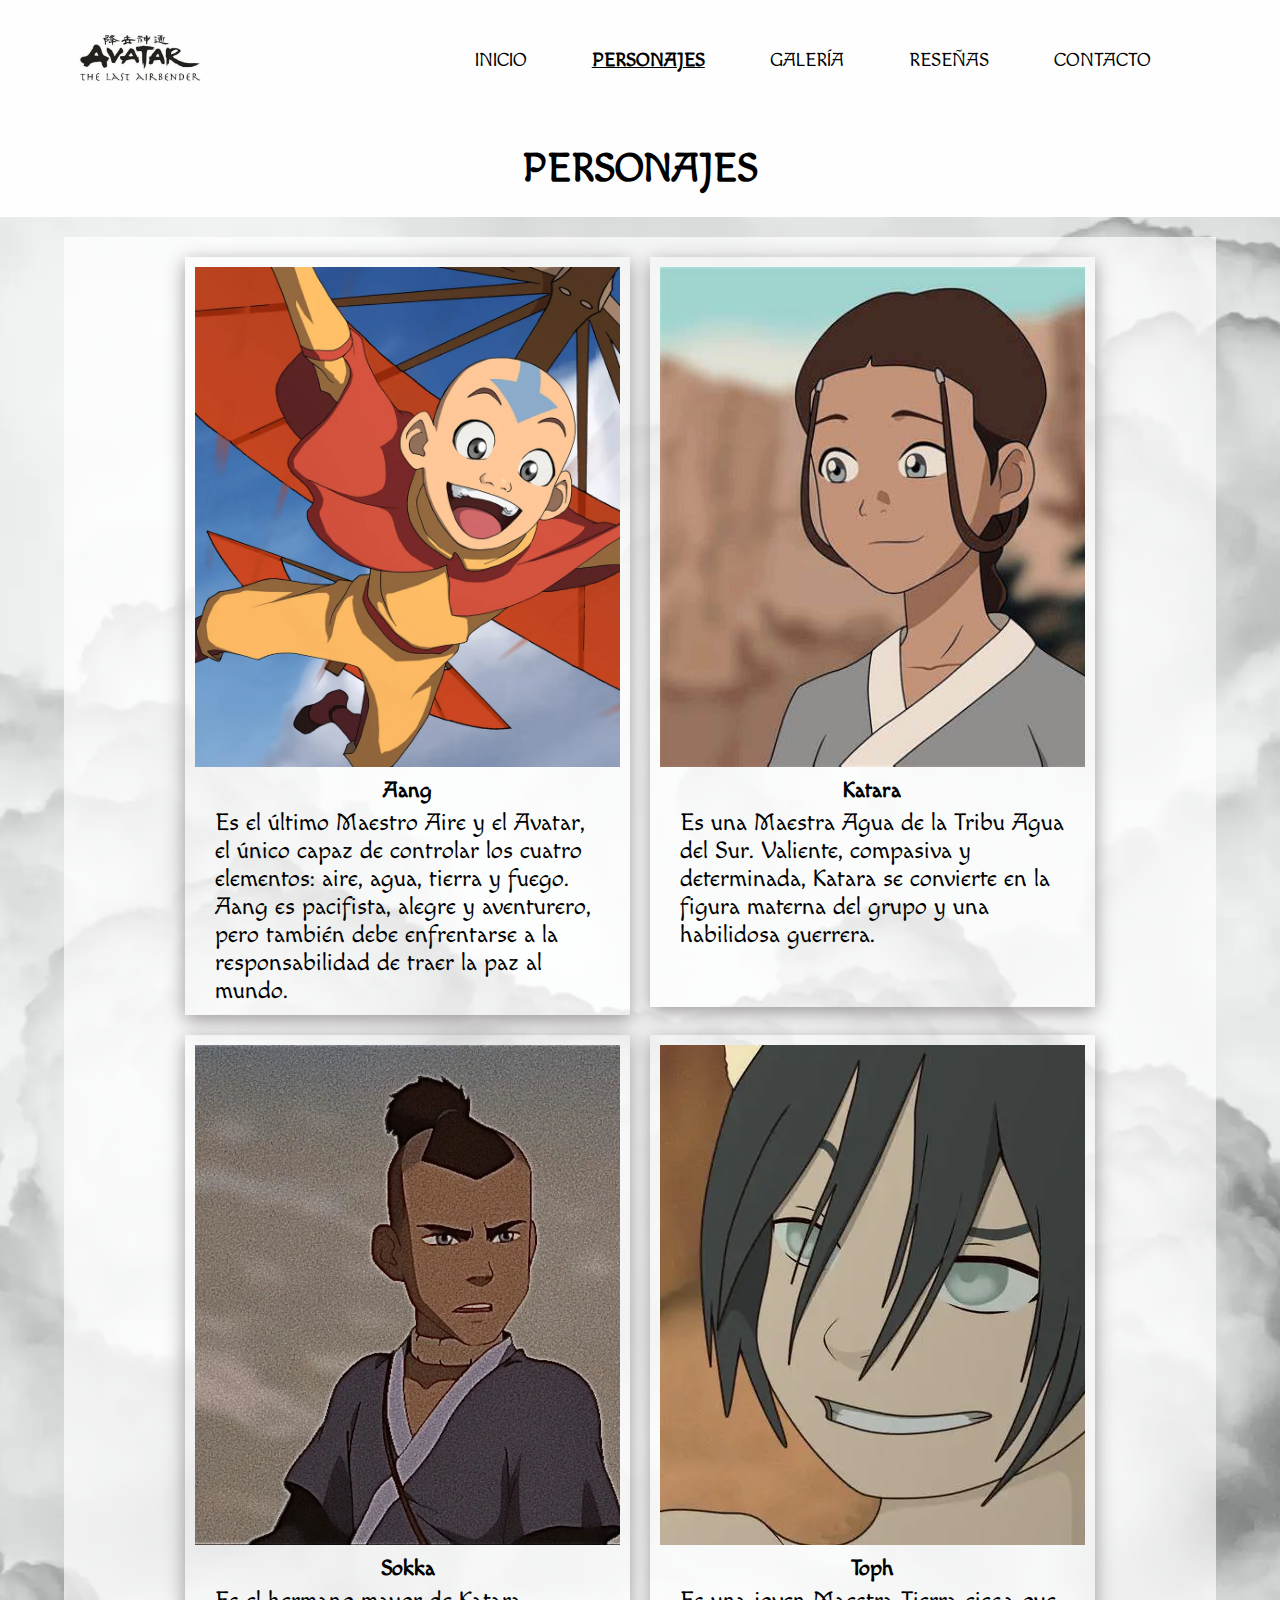
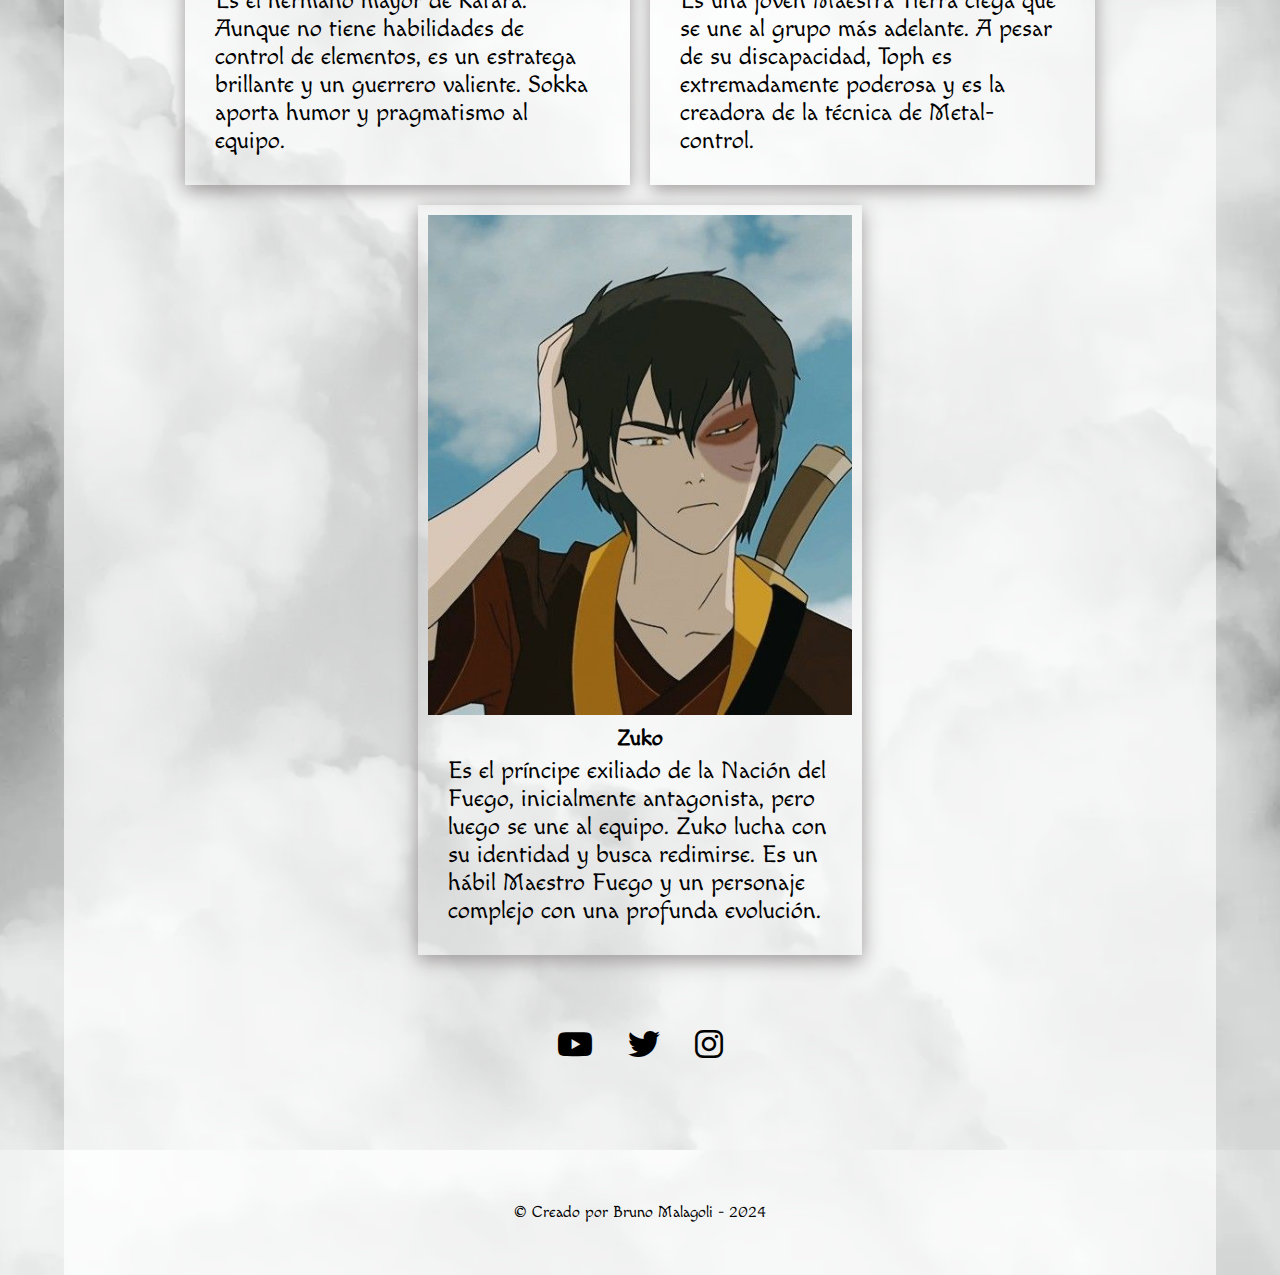
<file: personajes.html>
<!DOCTYPE html>
<html lang="es">
<head>
    <meta charset="UTF-8">
    <meta http-equiv="X-UA-Compatible" content="IE=edge">
    <meta name="viewport" content="width=device-width, initial-scale=1.0">
    <link href="https://fonts.googleapis.com/css2?family=Rubik&display=swap" rel="stylesheet">
    <link rel="preconnect" href="https://fonts.googleapis.com">
    <link rel="preconnect" href="https://fonts.gstatic.com" crossorigin>
    <link href="https://fonts.googleapis.com/css2?family=Macondo&display=swap" rel="stylesheet">
    <link rel="stylesheet" href="https://cdnjs.cloudflare.com/ajax/libs/font-awesome/6.1.1/css/all.min.css">
    <link rel="stylesheet" href="css/estilos.css">
    <title>Avatar - Personajes</title>
</head>
<body>
    <header>
        <div class="logo-container">
            <a href="index.html"><img src="images/logo.webp" width="auto" alt="Logo Avatar"></a>
        </div>
        <a href="javascript:void(0);" class="icon" onclick="myFunction()"><i class="fa fa-bars"></i></a>
        <nav id="menu_bar" class="">
            <ul>
                <li><a href="index.html">Inicio</a></li>
                <li><a class="activeAnchor" href="personajes.html">Personajes</a></li>
                <li><a href="galeria.html">Galería</a></li>
                <li><a href="resenas.html">Reseñas</a></li>
                <li><a href="contacto.html">Contacto</a></li>
            </ul>
        </nav>
    </header>
    <h1>PERSONAJES</h1>
    <section class="principal-pj">
        <article class="pj-card">
            <a href="./aang.html" target="_blank">
            <div class="pjcard-wrapper">
                    <div>
                        <img src="./images/personajes/avatar_aang.webp" height="500px" width="500px" alt="Aang">
                    </div>
                    <h3>Aang</h3>
                    <p>Es el último Maestro Aire y el Avatar, el único capaz de controlar los cuatro elementos: aire, agua, tierra y fuego. Aang es pacifista, alegre y aventurero, pero también debe enfrentarse a la responsabilidad de traer la paz al mundo.</p>
                </div>
            </a>
        </article>
        <article class="pj-card">
            <a href="./katara.html" target="_blank">
            <div class="pjcard-wrapper">
                    <div>
                        <img src="./images/personajes/katara-card.jpg" height="500px" width="500px" alt="Katara">
                    </div>
                    <h3>Katara</h3>
                    <p class="sh-pjdesc">Es una Maestra Agua de la Tribu Agua del Sur. Valiente, compasiva y determinada, Katara se convierte en la figura materna del grupo y una habilidosa guerrera.</p>
                </div>
            </a>
        </article>
        <article class="pj-card">
            <a href="./sokka.html" target="_blank">
            <div class="pjcard-wrapper">
                    <div>
                        <img src="./images/personajes/sokka-card.webp" height="500px" width="500px" alt="Sokka">
                    </div>
                    <h3>Sokka</h3>
                    <p class="sh-pjdesc">Es el hermano mayor de Katara. Aunque no tiene habilidades de control de elementos, es un estratega brillante y un guerrero valiente. Sokka aporta humor y pragmatismo al equipo.</p>
                </div>
            </a>
        </article>
        <article class="pj-card">
            <a href="./toph.html" target="_blank">
            <div class="pjcard-wrapper">
                <div>
                    <img src="./images/personajes/toph-card.webp" height="500px" width="500px" alt="Toph">
                </div>
                <h3>Toph</h3>
                <p class="sh-pjdesc"> Es una joven Maestra Tierra ciega que se une al grupo más adelante. A pesar de su discapacidad, Toph es extremadamente poderosa y es la creadora de la técnica de Metal-control.</p>
            </div>
            </a>
        </article>
        <article class="pj-card">
            <a href="./zuko.html" target="_blank">
            <div class="pjcard-wrapper">
                <div>
                    <img src="./images/personajes/zuko-card.jpg" height="500px" width="500px" alt="Zuko">
                </div>
                <h3>Zuko</h3>
                <p class="sh-pjdesc">Es el príncipe exiliado de la Nación del Fuego, inicialmente antagonista, pero luego se une al equipo. Zuko lucha con su identidad y busca redimirse. Es un hábil Maestro Fuego y un personaje complejo con una profunda evolución.</p>
            </div>
        </a>
        </article>
    </section>
    <footer>
        <a target="_blank" href="https://www.youtube.com/watch?v=SZU_yEV5byc&list=PLSspY6TXFNPRKEaAi231F7085KQC9d9Jx&ab_channel=Avatar%3ALaLeyendadeAang"><i class="fa-brands fa-youtube"></i></a>
        <a target="_blank" href="https://www.instagram.com/avatarthelastairbender/"><i class="fa-brands fa-twitter"></i></a>
        <a target="_blank" href="https://x.com/AvatarAangNews"><i class="fa-brands fa-instagram"></i></a>
        <span>&copy; Creado por Bruno Malagoli - 2024</span>
    </footer>
    <script type="text/javascript">
        function myFunction() {
          var x = document.getElementById("menu_bar");
          if (x.className === "") {
            x.className += " responsive";
          } else {
            x.className = "";
          }
        }
    </script>
    <script src="js/lightbox-plus-jquery.min.js"></script>
</body>
</html>
</file>
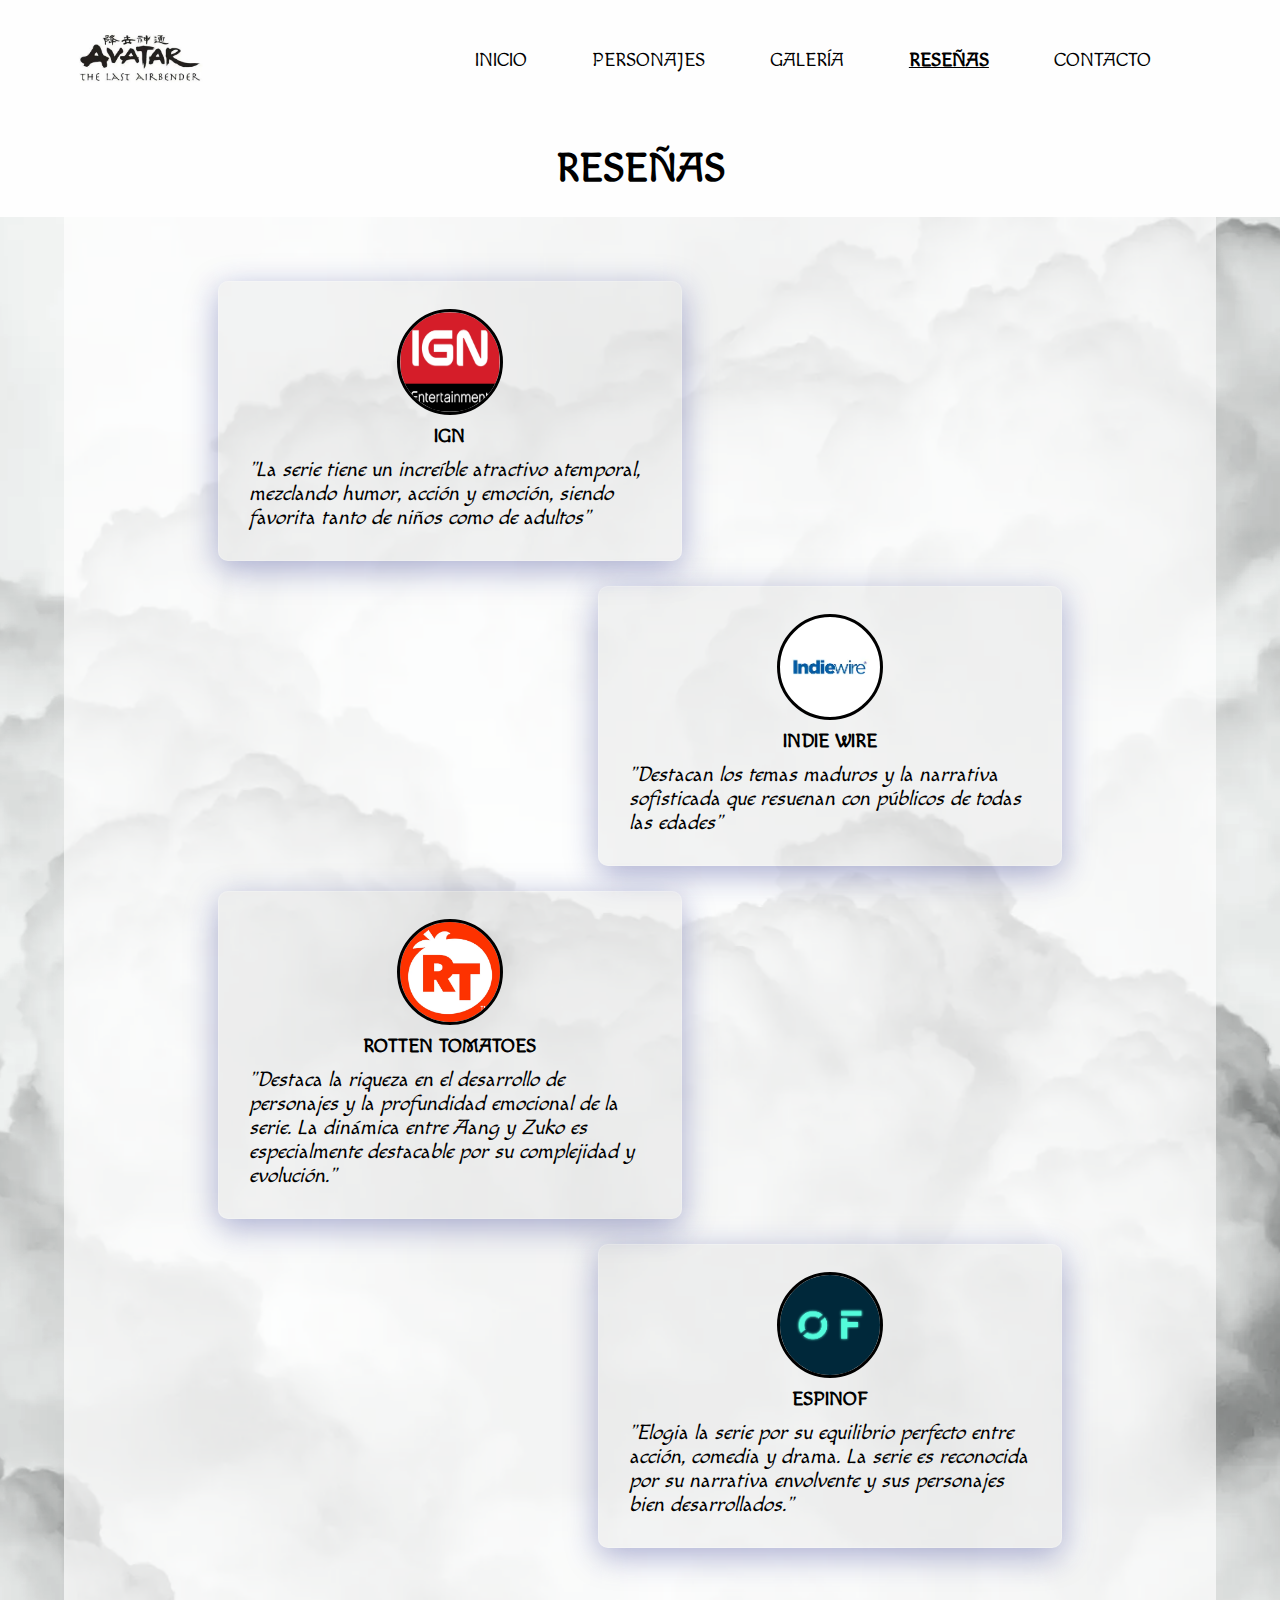
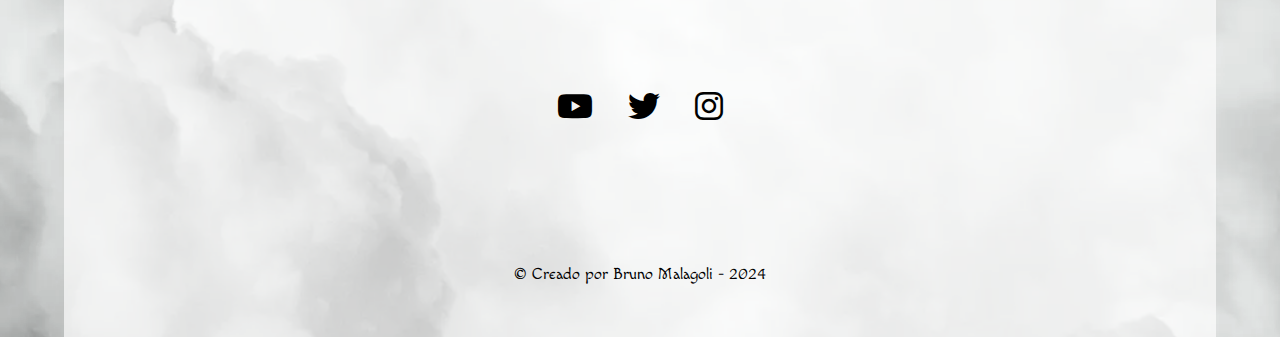
<file: resenas.html>
<!DOCTYPE html>
<html lang="es">
<head>
    <meta charset="UTF-8">
    <meta http-equiv="X-UA-Compatible" content="IE=edge">
    <meta name="viewport" content="width=device-width, initial-scale=1.0">
    <link href="https://fonts.googleapis.com/css2?family=Rubik&display=swap" rel="stylesheet">
    <link rel="preconnect" href="https://fonts.googleapis.com">
    <link rel="preconnect" href="https://fonts.gstatic.com" crossorigin>
    <link href="https://fonts.googleapis.com/css2?family=Macondo&display=swap" rel="stylesheet">
    <link rel="stylesheet" href="https://cdnjs.cloudflare.com/ajax/libs/font-awesome/6.1.1/css/all.min.css">
    <link rel="stylesheet" href="css/estilos.css">
    <title>Avatar - Reseñas</title>
</head>
<body>
    <header>
        <div class="logo-container">
            <a href="index.html"><img src="images/logo.webp" width="auto" alt="Logo Avatar"></a>
        </div>
        <a href="javascript:void(0);" class="icon" onclick="myFunction()"><i class="fa fa-bars"></i></a>
        <nav id="menu_bar" class="">
            <ul>
                <li><a href="index.html">Inicio</a></li>
                <li><a href="personajes.html">Personajes</a></li>
                <li><a href="galeria.html">Galería</a></li>
                <li><a class="activeAnchor" href="resenas.html">Reseñas</a></li>
                <li><a href="contacto.html">Contacto</a></li>
            </ul>
        </nav>
    </header>
    <h1>RESEÑAS</h1>
    <section class="principal-resenas">
        <article>
            <div>
                <img height="100px" width="100px" src="./images/resenas/ignlogo.webp" alt="Logo IGN">
                <span><b>IGN</b></span>
            </div>
            <div>
                <blockquote><i>"La serie tiene un increíble atractivo atemporal, mezclando humor, acción y emoción, siendo favorita tanto de niños como de adultos"</i>​</blockquote>
            </div>
        </article>
        <article>
            <div>
                <img height="100px" width="100px" src="./images/resenas/indiewirelogo.webp" alt="Logo Indie Wire">
                <span><b>INDIE WIRE</b></span>
            </div>
            <div>
                <blockquote><i>"Destacan los temas maduros y la narrativa sofisticada que resuenan con públicos de todas las edades"</i>​</blockquote>
            </div>
        </article>
        <article>
            <div>
                <img height="100px" width="100px" src="./images/resenas/rtlogo.webp" alt="Logo Rotten tomattoes">
                <span><b>ROTTEN TOMATOES</b></span>
            </div>
            <div>
                <blockquote><i>"Destaca la riqueza en el desarrollo de personajes y la profundidad emocional de la serie. La dinámica entre Aang y Zuko es especialmente destacable por su complejidad y evolución."</i>​</blockquote>
            </div>
        </article>
        <article>
            <div>
                <img height="100px" width="100px" src="./images/resenas/espinof.png" alt="Logo Espinof">
                <span><b>ESPINOF</b></span>
            </div>
            <div>
                <blockquote><i>"Elogia la serie por su equilibrio perfecto entre acción, comedia y drama. La serie es reconocida por su narrativa envolvente y sus personajes bien desarrollados."</i>​</blockquote>
            </div>
        </article>
    </section>
    <footer>
        <a target="_blank" href="https://www.youtube.com/watch?v=SZU_yEV5byc&list=PLSspY6TXFNPRKEaAi231F7085KQC9d9Jx&ab_channel=Avatar%3ALaLeyendadeAang"><i class="fa-brands fa-youtube"></i></a>
        <a target="_blank" href="https://www.instagram.com/avatarthelastairbender/"><i class="fa-brands fa-twitter"></i></a>
        <a target="_blank" href="https://x.com/AvatarAangNews"><i class="fa-brands fa-instagram"></i></a>
        <span>&copy; Creado por Bruno Malagoli - 2024</span>
    </footer>
    <script type="text/javascript">
        function myFunction() {
          var x = document.getElementById("menu_bar");
          if (x.className === "") {
            x.className += " responsive";
          } else {
            x.className = "";
          }
        }
    </script>
    <script src="js/lightbox-plus-jquery.min.js"></script>
</body>
</html>
</file>
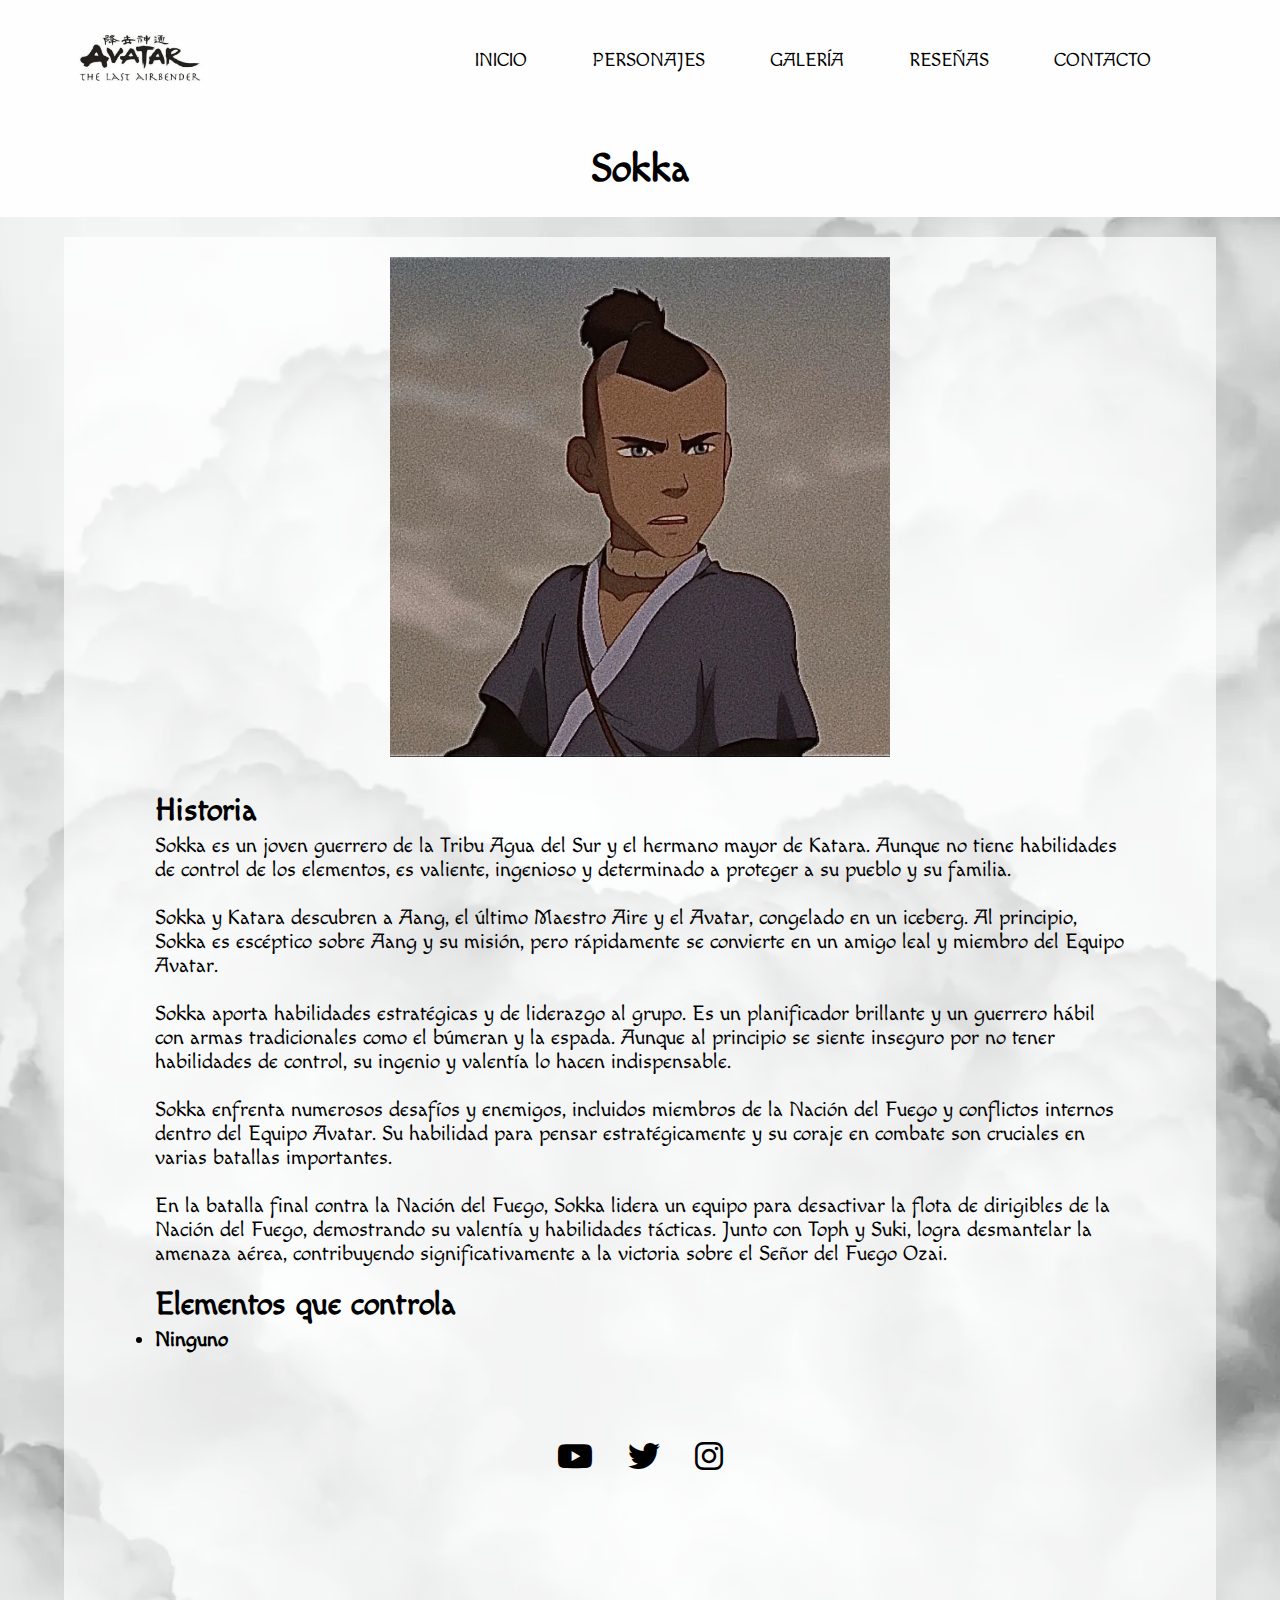
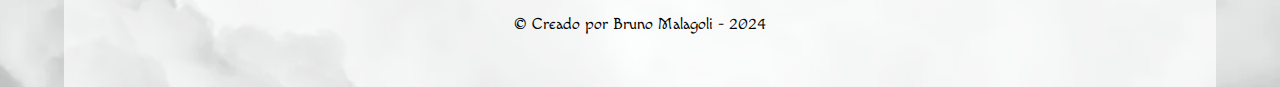
<file: sokka.html>
<!DOCTYPE html>
<html lang="es">
<head>
    <meta charset="UTF-8">
    <meta http-equiv="X-UA-Compatible" content="IE=edge">
    <meta name="viewport" content="width=device-width, initial-scale=1.0">
    <link href="https://fonts.googleapis.com/css2?family=Rubik&display=swap" rel="stylesheet">
    <link rel="preconnect" href="https://fonts.googleapis.com">
    <link rel="preconnect" href="https://fonts.gstatic.com" crossorigin>
    <link href="https://fonts.googleapis.com/css2?family=Macondo&display=swap" rel="stylesheet">
    <link rel="stylesheet" href="https://cdnjs.cloudflare.com/ajax/libs/font-awesome/6.1.1/css/all.min.css">
    <link rel="stylesheet" href="css/estilos.css">
    <title>Avatar - Sokka</title>
</head>
<body>
    <header>
        <div class="logo-container">
            <a href="index.html"><img src="images/logo.webp" width="auto" alt="Logo Avatar"></a>
        </div>
        <a href="javascript:void(0);" class="icon" onclick="myFunction()"><i class="fa fa-bars"></i></a>
        <nav id="menu_bar" class="">
            <ul>
                <li><a href="index.html">Inicio</a></li>
                <li><a href="personajes.html">Personajes</a></li>
                <li><a href="galeria.html">Galería</a></li>
                <li><a href="resenas.html">Reseñas</a></li>
                <li><a href="contacto.html">Contacto</a></li>
            </ul>
        </nav>
    </header>
    <h1>Sokka</h1>
    <section class="principal-pjdesc">
        <article>
            <div>
                <img src="./images/personajes/sokka-card.webp" height="500px" width="500px" alt="Principe Zuko">
            </div>
            <div>
                <h3>Historia</h3>
                <p>Sokka es un joven guerrero de la Tribu Agua del Sur y el hermano mayor de Katara. Aunque no tiene habilidades de control de los elementos, es valiente, ingenioso y determinado a proteger a su pueblo y su familia.
                    <br><br>
                    Sokka y Katara descubren a Aang, el último Maestro Aire y el Avatar, congelado en un iceberg. Al principio, Sokka es escéptico sobre Aang y su misión, pero rápidamente se convierte en un amigo leal y miembro del Equipo Avatar.
                    <br><br>
                    Sokka aporta habilidades estratégicas y de liderazgo al grupo. Es un planificador brillante y un guerrero hábil con armas tradicionales como el búmeran y la espada. Aunque al principio se siente inseguro por no tener habilidades de control, su ingenio y valentía lo hacen indispensable.
                    <br><br>
                    Sokka enfrenta numerosos desafíos y enemigos, incluidos miembros de la Nación del Fuego y conflictos internos dentro del Equipo Avatar. Su habilidad para pensar estratégicamente y su coraje en combate son cruciales en varias batallas importantes.
                    <br><br>
                    En la batalla final contra la Nación del Fuego, Sokka lidera un equipo para desactivar la flota de dirigibles de la Nación del Fuego, demostrando su valentía y habilidades tácticas. Junto con Toph y Suki, logra desmantelar la amenaza aérea, contribuyendo significativamente a la victoria sobre el Señor del Fuego Ozai.
                </p>
                <h3>Elementos que controla</h3>
                <ul>
                    <li><b>Ninguno</b></li>
                </ul>
            </div>
        </article>
    </section>
    <footer>
        <a target="_blank" href="https://www.youtube.com/watch?v=SZU_yEV5byc&list=PLSspY6TXFNPRKEaAi231F7085KQC9d9Jx&ab_channel=Avatar%3ALaLeyendadeAang"><i class="fa-brands fa-youtube"></i></a>
        <a target="_blank" href="https://www.instagram.com/avatarthelastairbender/"><i class="fa-brands fa-twitter"></i></a>
        <a target="_blank" href="https://x.com/AvatarAangNews"><i class="fa-brands fa-instagram"></i></a>
        <span>&copy; Creado por Bruno Malagoli - 2024</span>
    </footer>
    <script type="text/javascript">
        function myFunction() {
          var x = document.getElementById("menu_bar");
          if (x.className === "") {
            x.className += " responsive";
          } else {
            x.className = "";
          }
        }
    </script>
    <script src="js/lightbox-plus-jquery.min.js"></script>
</body>
</html>
</file>
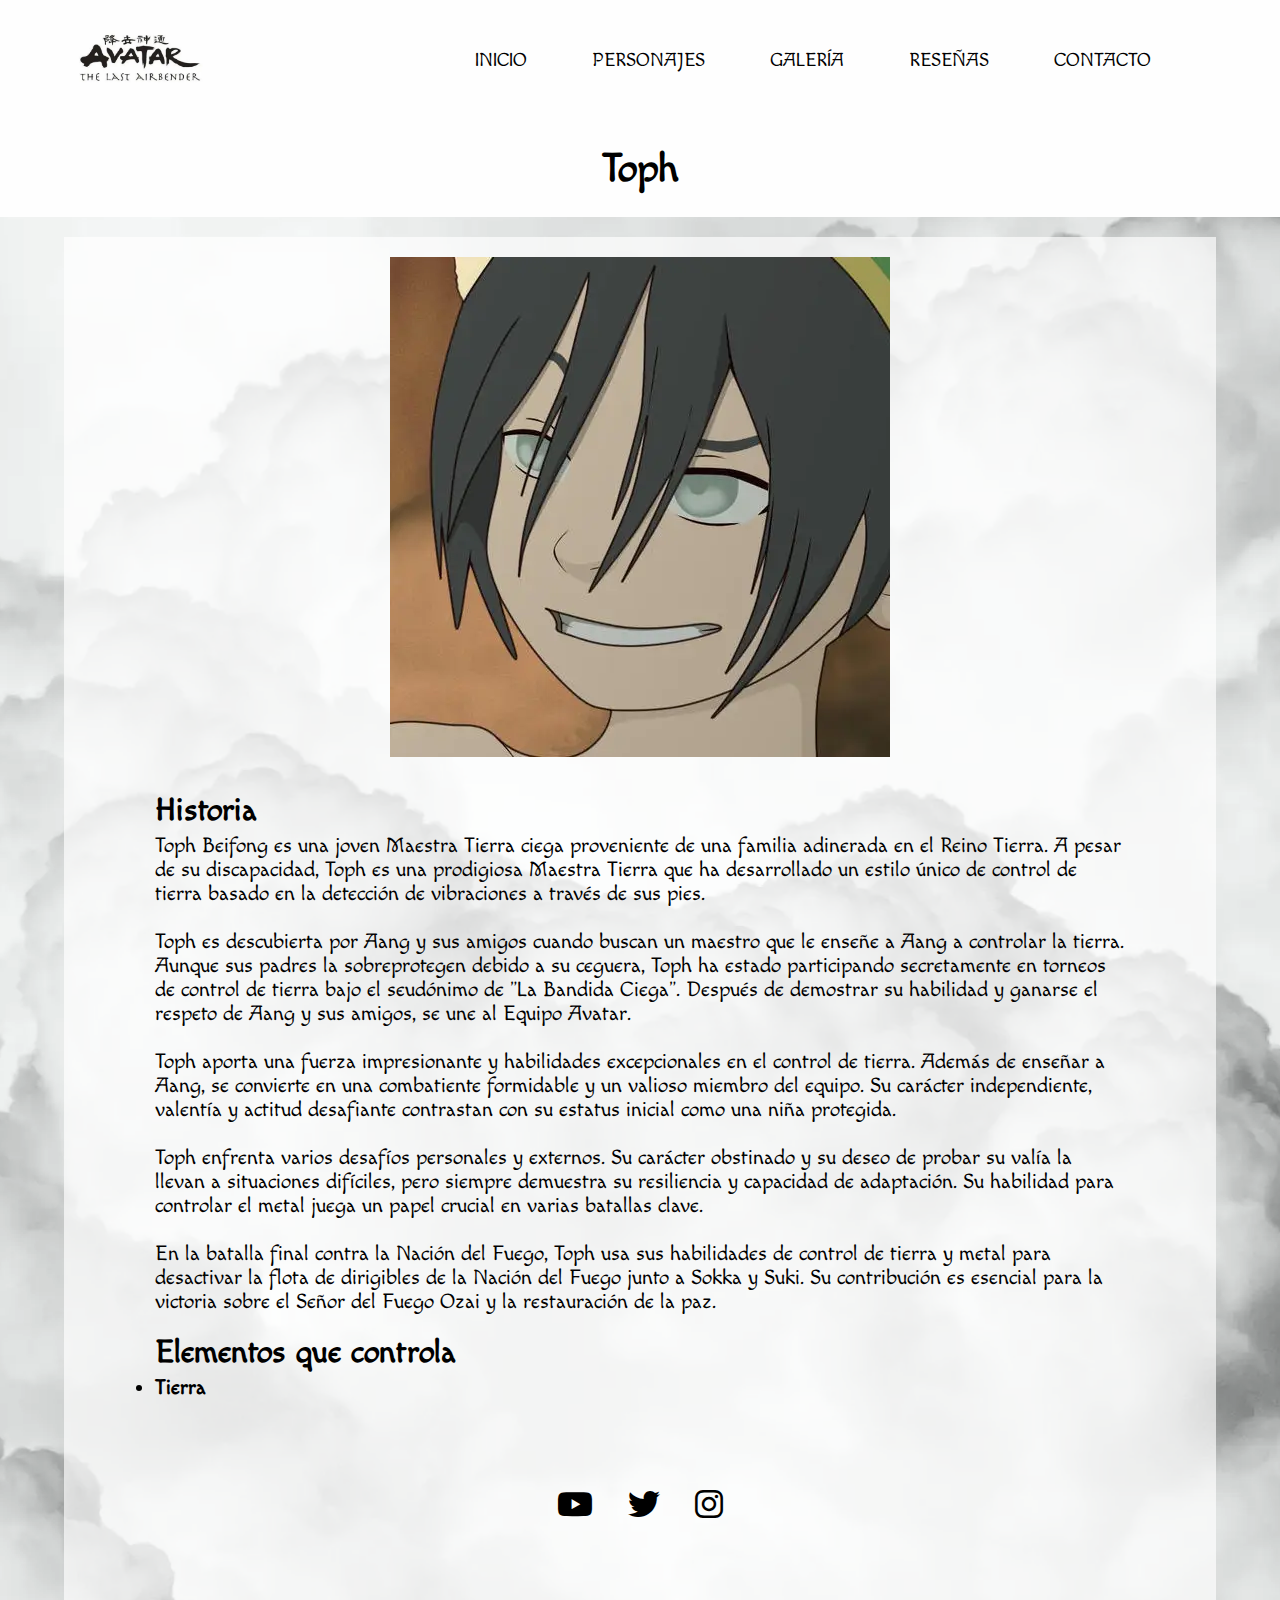
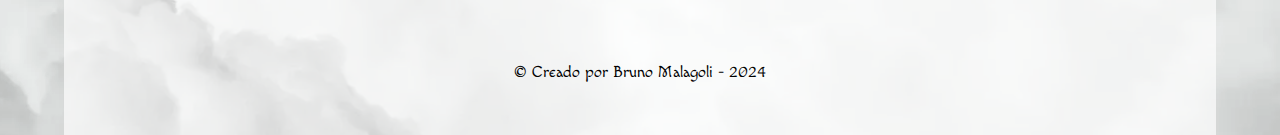
<file: toph.html>
<!DOCTYPE html>
<html lang="es">
<head>
    <meta charset="UTF-8">
    <meta http-equiv="X-UA-Compatible" content="IE=edge">
    <meta name="viewport" content="width=device-width, initial-scale=1.0">
    <link href="https://fonts.googleapis.com/css2?family=Rubik&display=swap" rel="stylesheet">
    <link rel="preconnect" href="https://fonts.googleapis.com">
    <link rel="preconnect" href="https://fonts.gstatic.com" crossorigin>
    <link href="https://fonts.googleapis.com/css2?family=Macondo&display=swap" rel="stylesheet">
    <link rel="stylesheet" href="https://cdnjs.cloudflare.com/ajax/libs/font-awesome/6.1.1/css/all.min.css">
    <link rel="stylesheet" href="css/estilos.css">
    <title>Avatar - Toph</title>
</head>
<body>
    <header>
        <div class="logo-container">
            <a href="index.html"><img src="images/logo.webp" width="auto" alt="Logo Avatar"></a>
        </div>
        <a href="javascript:void(0);" class="icon" onclick="myFunction()"><i class="fa fa-bars"></i></a>
        <nav id="menu_bar" class="">
            <ul>
                <li><a href="index.html">Inicio</a></li>
                <li><a href="personajes.html">Personajes</a></li>
                <li><a href="galeria.html">Galería</a></li>
                <li><a href="resenas.html">Reseñas</a></li>
                <li><a href="contacto.html">Contacto</a></li>
            </ul>
        </nav>
    </header>
    <h1>Toph</h1>
    <section class="principal-pjdesc">
        <article>
            <div>
                <img src="./images/personajes/toph-card.webp" height="500px" width="500px" alt="Principe Zuko">
            </div>
            <div>
                <h3>Historia</h3>
                <p>Toph Beifong es una joven Maestra Tierra ciega proveniente de una familia adinerada en el Reino Tierra. A pesar de su discapacidad, Toph es una prodigiosa Maestra Tierra que ha desarrollado un estilo único de control de tierra basado en la detección de vibraciones a través de sus pies.
                    <br><br>
                    Toph es descubierta por Aang y sus amigos cuando buscan un maestro que le enseñe a Aang a controlar la tierra. Aunque sus padres la sobreprotegen debido a su ceguera, Toph ha estado participando secretamente en torneos de control de tierra bajo el seudónimo de "La Bandida Ciega". Después de demostrar su habilidad y ganarse el respeto de Aang y sus amigos, se une al Equipo Avatar.
                    <br><br>
                    Toph aporta una fuerza impresionante y habilidades excepcionales en el control de tierra. Además de enseñar a Aang, se convierte en una combatiente formidable y un valioso miembro del equipo. Su carácter independiente, valentía y actitud desafiante contrastan con su estatus inicial como una niña protegida.
                    <br><br>
                    Toph enfrenta varios desafíos personales y externos. Su carácter obstinado y su deseo de probar su valía la llevan a situaciones difíciles, pero siempre demuestra su resiliencia y capacidad de adaptación. Su habilidad para controlar el metal juega un papel crucial en varias batallas clave.
                    <br><br>
                    En la batalla final contra la Nación del Fuego, Toph usa sus habilidades de control de tierra y metal para desactivar la flota de dirigibles de la Nación del Fuego junto a Sokka y Suki. Su contribución es esencial para la victoria sobre el Señor del Fuego Ozai y la restauración de la paz.
                </p>
                <h3>Elementos que controla</h3>
                <ul>
                    <li><b>Tierra</b></li>
                </ul>
            </div>
        </article>
    </section>
    <footer>
        <a target="_blank" href="https://www.youtube.com/watch?v=SZU_yEV5byc&list=PLSspY6TXFNPRKEaAi231F7085KQC9d9Jx&ab_channel=Avatar%3ALaLeyendadeAang"><i class="fa-brands fa-youtube"></i></a>
        <a target="_blank" href="https://www.instagram.com/avatarthelastairbender/"><i class="fa-brands fa-twitter"></i></a>
        <a target="_blank" href="https://x.com/AvatarAangNews"><i class="fa-brands fa-instagram"></i></a>
        <span>&copy; Creado por Bruno Malagoli - 2024</span>
    </footer>
    <script type="text/javascript">
        function myFunction() {
          var x = document.getElementById("menu_bar");
          if (x.className === "") {
            x.className += " responsive";
          } else {
            x.className = "";
          }
        }
    </script>
    <script src="js/lightbox-plus-jquery.min.js"></script>
</body>
</html>
</file>
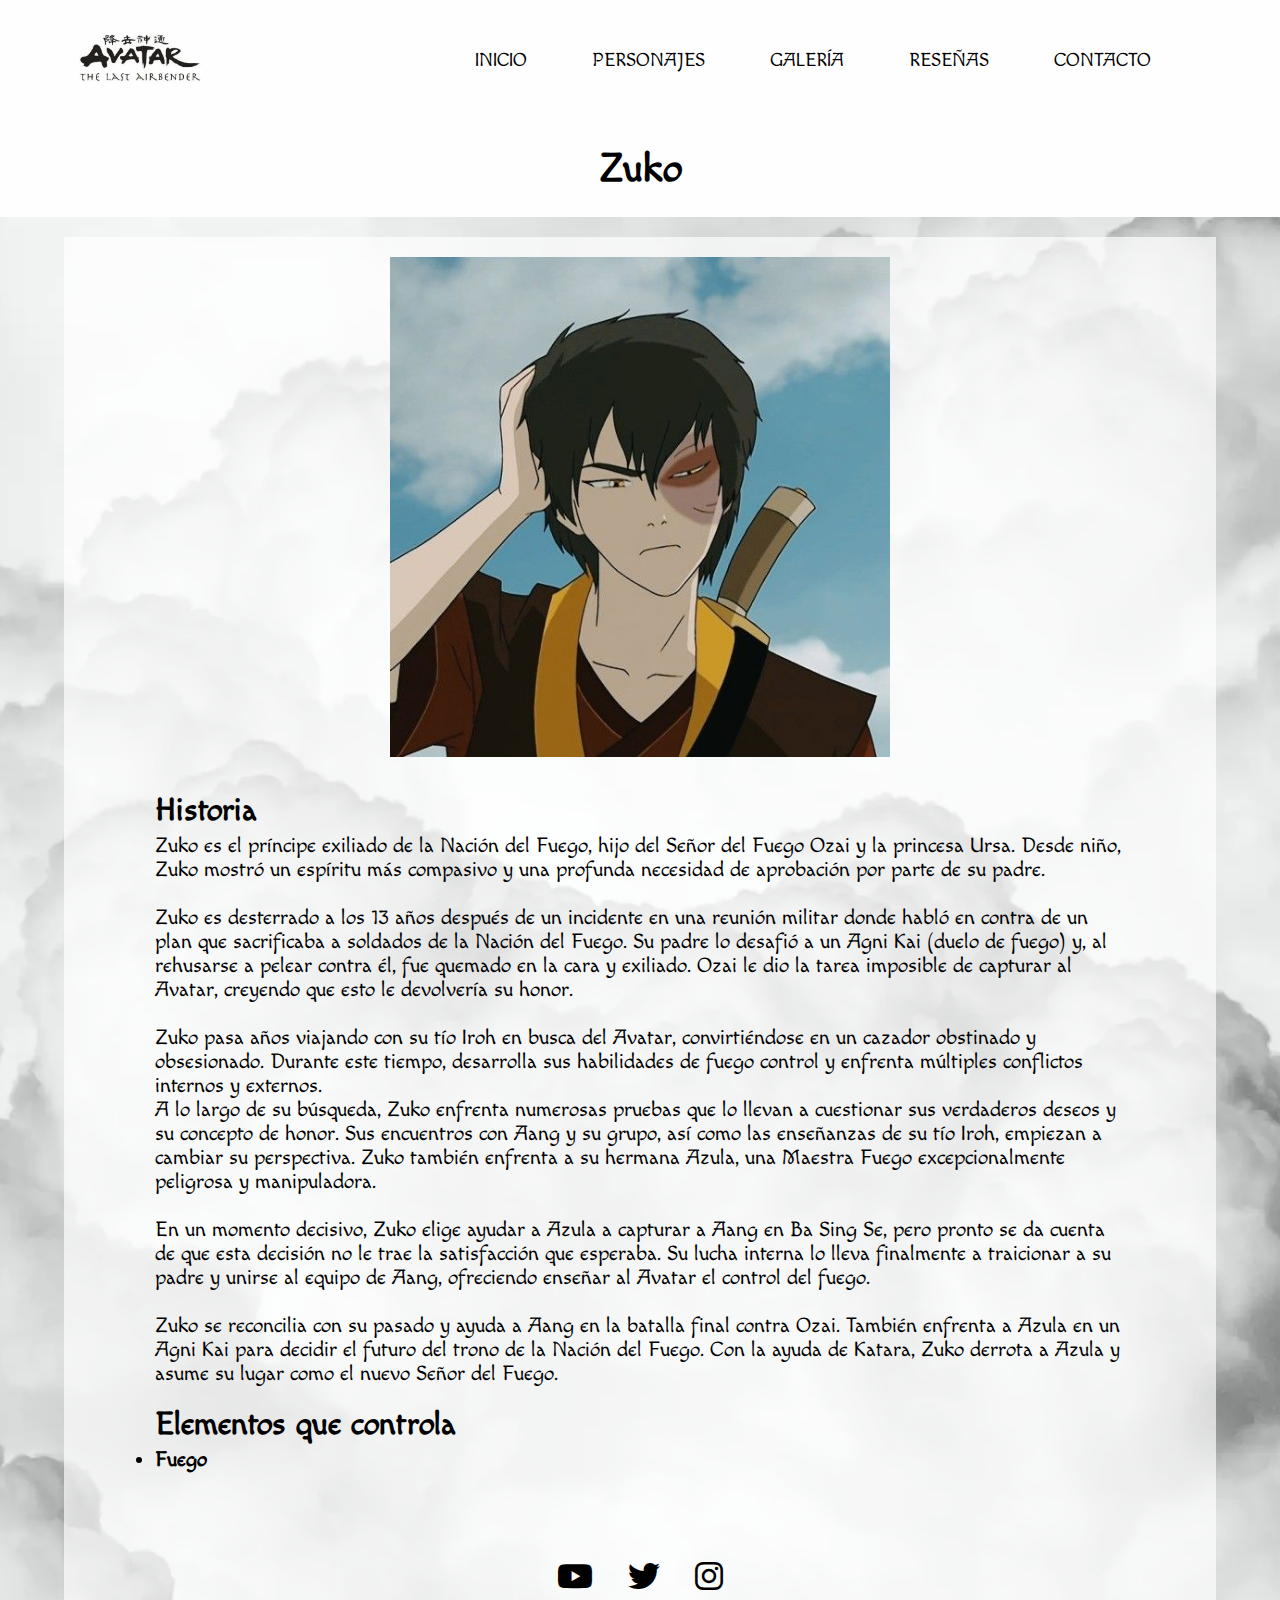
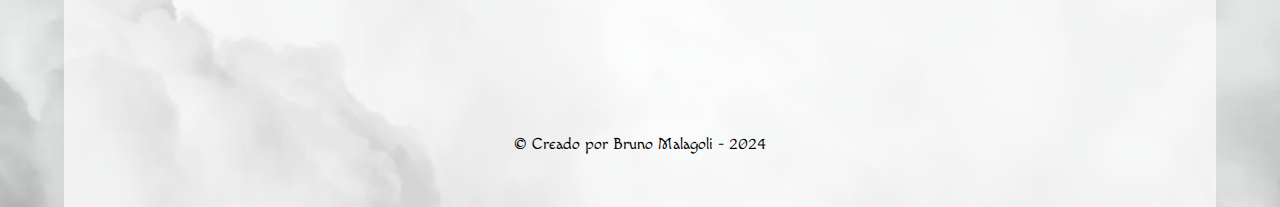
<file: zuko.html>
<!DOCTYPE html>
<html lang="es">
<head>
    <meta charset="UTF-8">
    <meta http-equiv="X-UA-Compatible" content="IE=edge">
    <meta name="viewport" content="width=device-width, initial-scale=1.0">
    <link href="https://fonts.googleapis.com/css2?family=Rubik&display=swap" rel="stylesheet">
    <link rel="preconnect" href="https://fonts.googleapis.com">
    <link rel="preconnect" href="https://fonts.gstatic.com" crossorigin>
    <link href="https://fonts.googleapis.com/css2?family=Macondo&display=swap" rel="stylesheet">
    <link rel="stylesheet" href="https://cdnjs.cloudflare.com/ajax/libs/font-awesome/6.1.1/css/all.min.css">
    <link rel="stylesheet" href="css/estilos.css">
    <title>Avatar - Zuko</title>
</head>
<body>
    <header>
        <div class="logo-container">
            <a href="index.html"><img src="images/logo.webp" width="auto" alt="Logo Avatar"></a>
        </div>
        <a href="javascript:void(0);" class="icon" onclick="myFunction()"><i class="fa fa-bars"></i></a>
        <nav id="menu_bar" class="">
            <ul>
                <li><a href="index.html">Inicio</a></li>
                <li><a href="personajes.html">Personajes</a></li>
                <li><a href="galeria.html">Galería</a></li>
                <li><a href="resenas.html">Reseñas</a></li>
                <li><a href="contacto.html">Contacto</a></li>
            </ul>
        </nav>
    </header>
    <h1>Zuko</h1>
    <section class="principal-pjdesc">
        <article>
            <div>
                <img src="./images/personajes/zuko-card.jpg" height="500px" width="500px" alt="Principe Zuko">
            </div>
            <div>
                <h3>Historia</h3>
                <p>Zuko es el príncipe exiliado de la Nación del Fuego, hijo del Señor del Fuego Ozai y la princesa Ursa. Desde niño, Zuko mostró un espíritu más compasivo y una profunda necesidad de aprobación por parte de su padre.
                    <br><br>
                    Zuko es desterrado a los 13 años después de un incidente en una reunión militar donde habló en contra de un plan que sacrificaba a soldados de la Nación del Fuego. Su padre lo desafió a un Agni Kai (duelo de fuego) y, al rehusarse a pelear contra él, fue quemado en la cara y exiliado. Ozai le dio la tarea imposible de capturar al Avatar, creyendo que esto le devolvería su honor.
                    <br><br>
                    Zuko pasa años viajando con su tío Iroh en busca del Avatar, convirtiéndose en un cazador obstinado y obsesionado. Durante este tiempo, desarrolla sus habilidades de fuego control y enfrenta múltiples conflictos internos y externos. <br>

                    A lo largo de su búsqueda, Zuko enfrenta numerosas pruebas que lo llevan a cuestionar sus verdaderos deseos y su concepto de honor. Sus encuentros con Aang y su grupo, así como las enseñanzas de su tío Iroh, empiezan a cambiar su perspectiva. Zuko también enfrenta a su hermana Azula, una Maestra Fuego excepcionalmente peligrosa y manipuladora.
                    <br><br>
                    En un momento decisivo, Zuko elige ayudar a Azula a capturar a Aang en Ba Sing Se, pero pronto se da cuenta de que esta decisión no le trae la satisfacción que esperaba. Su lucha interna lo lleva finalmente a traicionar a su padre y unirse al equipo de Aang, ofreciendo enseñar al Avatar el control del fuego.
                    <br><br>
                    Zuko se reconcilia con su pasado y ayuda a Aang en la batalla final contra Ozai. También enfrenta a Azula en un Agni Kai para decidir el futuro del trono de la Nación del Fuego. Con la ayuda de Katara, Zuko derrota a Azula y asume su lugar como el nuevo Señor del Fuego.
                </p>
                <h3>Elementos que controla</h3>
                <ul>
                    <li><b>Fuego</b></li>
                </ul>
            </div>
        </article>
    </section>
    <footer>
        <a target="_blank" href="https://www.youtube.com/watch?v=SZU_yEV5byc&list=PLSspY6TXFNPRKEaAi231F7085KQC9d9Jx&ab_channel=Avatar%3ALaLeyendadeAang"><i class="fa-brands fa-youtube"></i></a>
        <a target="_blank" href="https://www.instagram.com/avatarthelastairbender/"><i class="fa-brands fa-twitter"></i></a>
        <a target="_blank" href="https://x.com/AvatarAangNews"><i class="fa-brands fa-instagram"></i></a>
        <span>&copy; Creado por Bruno Malagoli - 2024</span>
    </footer>
    <script type="text/javascript">
        function myFunction() {
          var x = document.getElementById("menu_bar");
          if (x.className === "") {
            x.className += " responsive";
          } else {
            x.className = "";
          }
        }
    </script>
    <script src="js/lightbox-plus-jquery.min.js"></script>
</body>
</html>
</file>
<file: css/estilos.css>
html{
	scroll-behavior: smooth;
}
* {
	padding: 0px;
	margin: 0px;
	box-sizing: border-box;
}
body{
	font-family: 'Macondo', cursive;
	background-position: 70% 10%;
	background-image: url(../images/clouds.webp);
}
header{
	padding-top: 2%;
	padding-right: 5%;
	padding-bottom: 2%;
	padding-left: 5%;
	display: flex;
	justify-content: space-between;
	background-color: #FEFEFE;
	position: sticky;
	top: 0;
	z-index: 2;
	width: 100%;
}
.logo-container a img{
	height: 65px;
}

nav{
	display: flex;
	align-items: center;
	width: 70%;
	overflow: hidden;
}
nav ul{
	display: flex;
	justify-content: space-evenly;
	width: 100%;
}
nav ul li{
	display: inline-block;
}
nav ul li a{
	font-size: 1.2rem;
	text-transform: uppercase;
}
nav ul li a:hover{
	text-decoration: underline;
	font-weight: 800;
}
a{
	text-decoration: none;
	color: #000000;
}
.activeAnchor{
	font-weight: bolder;
	text-decoration: underline;
}
.icon { display: none; }
section{
	max-width: 1300px;
	width: 90%;
	margin-left: auto;
	margin-right: auto;
	background-color: #ffffffab;
}
.principal{
	width: 100%;
	height:75vh;
	background-image: url(../images/avatarBannerWT.webp);
	background-size: cover;
	background-repeat: no-repeat;
	display: flex;
	justify-content: center;
	align-items: center;
	color: #ffffff;
	background-color: #ffffffab;
}
.principal div img{
	width: 100%;
}
.secundario{
	margin-top: 5%;
	display: flex;
	flex-wrap: wrap;
}
.secundario #galeriaWrapper{
	width: 100%;
	display: grid;
	gap: 10px;
	grid-template-columns: repeat(4, 1fr);
}
.secundario .temporadasWrapper{
	display: grid;
	justify-items: center;
	grid-template-columns: repeat(3, 1fr);
	text-align: center;
	width: 100%;
}
.secundario div{
	width: 70%;
	padding: 2%;
	text-align: center;
}
.temporadasDescWrapper{
	width: 100%;
	padding: 2%;
	padding-top: 10vh;
}
.temporadaDescImg{
	display: flex;
	justify-content: center;
	align-items: center;
	margin-top: 30px;
}
.temporadaDescImg img{
	height: 450px;
	width: 450px;
}
.temporadasDescWrapper div{
	display: flex;
	flex-wrap: wrap;
	width: 100%;
}
.temporadasDescWrapper:nth-child(2)>div{
	flex-wrap: wrap-reverse;
}
.temporadasDescWrapper div div{
	width: 50%;
	min-width: 500px;
}
.temporadasDescWrapper div div h4{
	font-size: 2rem;
	width: 100%;
	padding-left: 10px;
	margin-top: 5vh;
}
.temporadasDescWrapper div div p{
	font-size: 1.5rem;
	padding: 20px;
}
.secundario div a img{
	width: 100%;
}
h4{
	font-size: 1.5rem;
	text-transform: uppercase;
}
footer{
	display: flex;
	flex-wrap: wrap;
	justify-content: center;
	align-items: center;
	max-width: 1300px;
	width: 90%;
	margin-left: auto;
	margin-right: auto;
	height: 300px;
	gap: 35px;
	background-color: #ffffffab;
}
footer i{
	font-size: 2rem;
}
footer span{
	text-align: center;
	width: 100%;
}
h1{
	text-align: center;
	padding: 1.5rem;
	font-size: 2.5rem;
	background-color: #FEFEFE;
}
.form-container{
	width: 100%;
	padding: 5%;
	display: flex;
	flex-wrap: wrap;
	align-items: center;
	justify-content: space-around;
}
.form-container>div{
	width: 40%;
	overflow: hidden;
	height: 500px;
	display: flex;
	align-items: center;
	justify-content: center;
}
.form-container>div>img{
	border-radius: 300px;
}
.form{
	min-width: 500px;
	width:50%;
	height:440px;
	background:#e6e6e6;
	border-radius:8px;
	box-shadow:0 0 40px -10px #000;
	margin:calc(1vh) auto;
	padding:10px 30px;
	box-sizing:border-box;
	font-family:'Montserrat',sans-serif;
	font-size: 14px;
	position:relative
}

h3.contacto{
	margin:10px 0;
	padding-bottom:10px;
	width:150px;
	color:#78788c;
	border-bottom:3px solid #78788c;
	font-size: large;
}
.example-image{
	margin-right: 0px;
}
input{
	width:100%;
	margin-top: 30px;
	padding:10px;
	box-sizing:border-box;
	background:none;
	outline:none;
	resize:none;
	border:0;
	transition:all .3s;
	border-bottom:2px solid #bebed2
}

input:focus{
	border-bottom:2px solid #78788c
}

button{
	padding:8px 12px;
	margin:50px 0 0;
	border:2px solid #78788c;
	background:0;color:#5a5a6e;
	cursor:pointer;
	transition:all .3s;
}

button:hover{
	background:#78788c;
	color:#fff;
}

div.pie_contacto{
	position:absolute;
	bottom:-15px;
	right:30vw;
	background:#50505a;
	color:#fff;
	min-width: 335px;
	width:25vw;
	padding:16px 4px 16px 0;
	border-radius:6px;
	box-shadow:10px 10px 40px -14px #000;
}

div.pie_contacto span{
	margin:0 5px 0 15px;
}
div.pie_contacto{
	position:static;
	margin-top: 20px;
	width: 100%;
	display: flex;
	align-items: center;
	justify-content: space-evenly;
}
/* PERSONAJES */
.principal-pj{
	gap: 20px;
	display: flex;
	justify-content: center;
	flex-wrap: wrap;
	padding: 20px;
	margin-top: 20px;
}
.pj-card{
	box-shadow: 0px 5px 18px 0px #9b9797;
	height: 100%;
	min-height: 750px;
	width: 40%;
	min-width: 400px;
	box-sizing: border-box;
}
.pjcard-wrapper img{
	transition: transform 0.3s ease-in-out; 
}
.pj-card:hover{
	outline: 2px solid black;
	cursor: pointer;
}
.pj-card a div{
	overflow: hidden;
}
.pj-card:hover .pjcard-wrapper>div>img{
	transform: scale(1.1);
}
.pjcard-wrapper{
	display: flex;
	justify-content: center;
	flex-wrap: wrap;
	padding: 10px;
}
.pjcard-wrapper h3{
	width: 100%;
	text-align: center;
	padding : 5px 0px 5px 0px;
	font-size: 1.4rem;
}
.pjcard-wrapper p{
	padding: 0px 20px 0px 20px;
	font-size: 1.5rem;
}

/* RESEÑAS */
.principal-resenas{
	padding: 5% 12% 5% 12%;
	display: flex;
	flex-direction: column;
	flex-wrap: wrap;
}
.principal-resenas > :nth-child(even){
	align-self: flex-end;
}
.principal-resenas article{
	background: rgba( 155, 155, 155, 0.1 );
	box-shadow: 0 8px 32px 0 rgba( 31, 38, 135, 0.37 );
	border-radius: 10px;
	border: 1px solid rgba( 255, 255, 255, 0.18 );
	width: 55%;
	min-width: 400px;
	padding: 30px;
	margin-bottom: 25px;
}
.principal-resenas article div:nth-child(1){
	width: 100%;
	display: flex;
	flex-direction: column;
	align-items: center;
}
.principal-resenas article div:nth-child(1) img{
	border-radius: 50px;
	outline: 3px solid black;
}
.principal-resenas article div:nth-child(1) span{
	padding: 13px 0px 10px 0px;
	font-size: 1.2rem;
}
.principal-resenas article div:nth-child(2) blockquote{
	font-size: 1.3rem;
}
/* VISTA PERSONAJE */

.principal-pjdesc{
	display: flex;
	padding: 20px;
	width: 90%;
	margin-top: 20px;
}
.principal-pjdesc article{
	width: 100%;
	display: flex;
	flex-wrap: wrap;
	align-items: center;
	justify-content: space-evenly;
}
.principal-pjdesc article div:nth-child(1){
	display: flex;
	justify-content: center;
	align-items: center;
	width: 90%;
	min-width: 300px;
	overflow: hidden;
}
.principal-pjdesc article div:nth-child(2){
	padding: 15px;
	width: 90%;
	font-size: 1.3rem;
}

.principal-pjdesc article h3{
	font-size: 2rem;
	padding: 20px 0px 5px 0px;
}

@media (max-width: 768px) { 
	header{
		flex-wrap: wrap;
	}
	.logo-container a img{
		height: 100px;
	}
	nav ul {
		display: none;
	}
	nav.responsive{
		width: 100%;
	}
	nav.responsive ul {
		display: block;
	}
	nav.responsive ul li {
		display: block;
		text-align: center;
		padding: 0.5rem;
	}
	nav.responsive ul li a {
		padding-right: 0;
		font-size: 1.5rem;
	}
	.icon {
		display: block;
		padding-right: 0.6rem;
		margin: auto 0;
	}
	.icon i{
		font-size: 2rem;
	}
	.principal{
		height: 35vh;
		padding: 10%;
		background-position: center;
	}
	section{
		width: 100%;
		margin-left: auto;
		margin-right: auto;
	}
	.secundario #galeriaWrapper{
		width: 100%;
		display: grid;
		gap: 10px;
		grid-template-columns: repeat(2, 1fr);
	}
	.secundario .temporadasWrapper{
		display: grid;
		justify-items: center;
		grid-template-columns: repeat(1, 1fr);
		text-align: center;
		width: 100%;
	}
	.temporadasDescWrapper div div{
		width: 100%;
		min-width: 0;
	}

	div.pie_contacto{
		position:static;
		margin-top: 20px;
		width: auto;
		flex-wrap: wrap;
		height: auto;
		right: 0;
		min-width: fit-content;
	}
	footer{
		width: 100%;
	}
	.form{
		min-width: 100%;
	}
	.pj-card:hover{
		outline: none;
		cursor: pointer;
	}
	.form-container>div{
		width: 100%;
	}
	.form-container>div>img{
		border-radius: 300px;
	}
}

@media (max-width: 480px) { 
header{
	align-items: center;
	justify-content: space-between;
	flex-wrap: wrap;
	background-color: #ffffff;
	position: sticky;
	top: 0;
	z-index: 1;
}

.icon {
	display: block;
	padding-right: 0.6rem;
	text-align: right;
}
nav ul {
	display: none;
}
nav.responsive ul {
	display: block;
}
nav.responsive ul li {
	display: block;
	text-align: center;
	padding: 0.5rem;
}
nav.responsive ul li a {
	padding-right: 0;
}
section{
	max-width: 480px;
	width: 100%;
	margin-left: auto;
	margin-right: auto;
}
.principal{
	height: 200px;
	padding: 10%;
}
.principal-pj{
	overflow: hidden;
	min-width: none;
	width: 100%;
	padding: 10px 0px 10px 0px ;
}
.secundario{
	margin-top: 1%;
	display: block;
}
.temporadaDescImg img{
	height: 300px;
	width: 300px;
}
h2{
	font-size: 1rem;
}
h4{
	font-size: 1.2rem;
}
.principal-resenas{
	padding: 20px 15px 20px 15px;
}
.principal-resenas > :nth-child(even){
	align-self: center;
}
.principal-resenas > :nth-child(odd){
	align-self: center;
}
.principal-resenas article{
	font-weight: 500;
	font-style: normal;
	max-width: 100%;
	min-width: 300px;
}
footer{
	height: 150px;
	width: 100%;
	justify-content: space-evenly;
	align-items: flex-end;
}
footer img{
	max-width: 3rem;
}
div.pie_contacto{
	position:static;
	margin-top: 15px;
	width: auto;
	right: 0;
	min-width: fit-content;
}
.principal-pjdesc{
	width: 100%;
}
}
</file>
